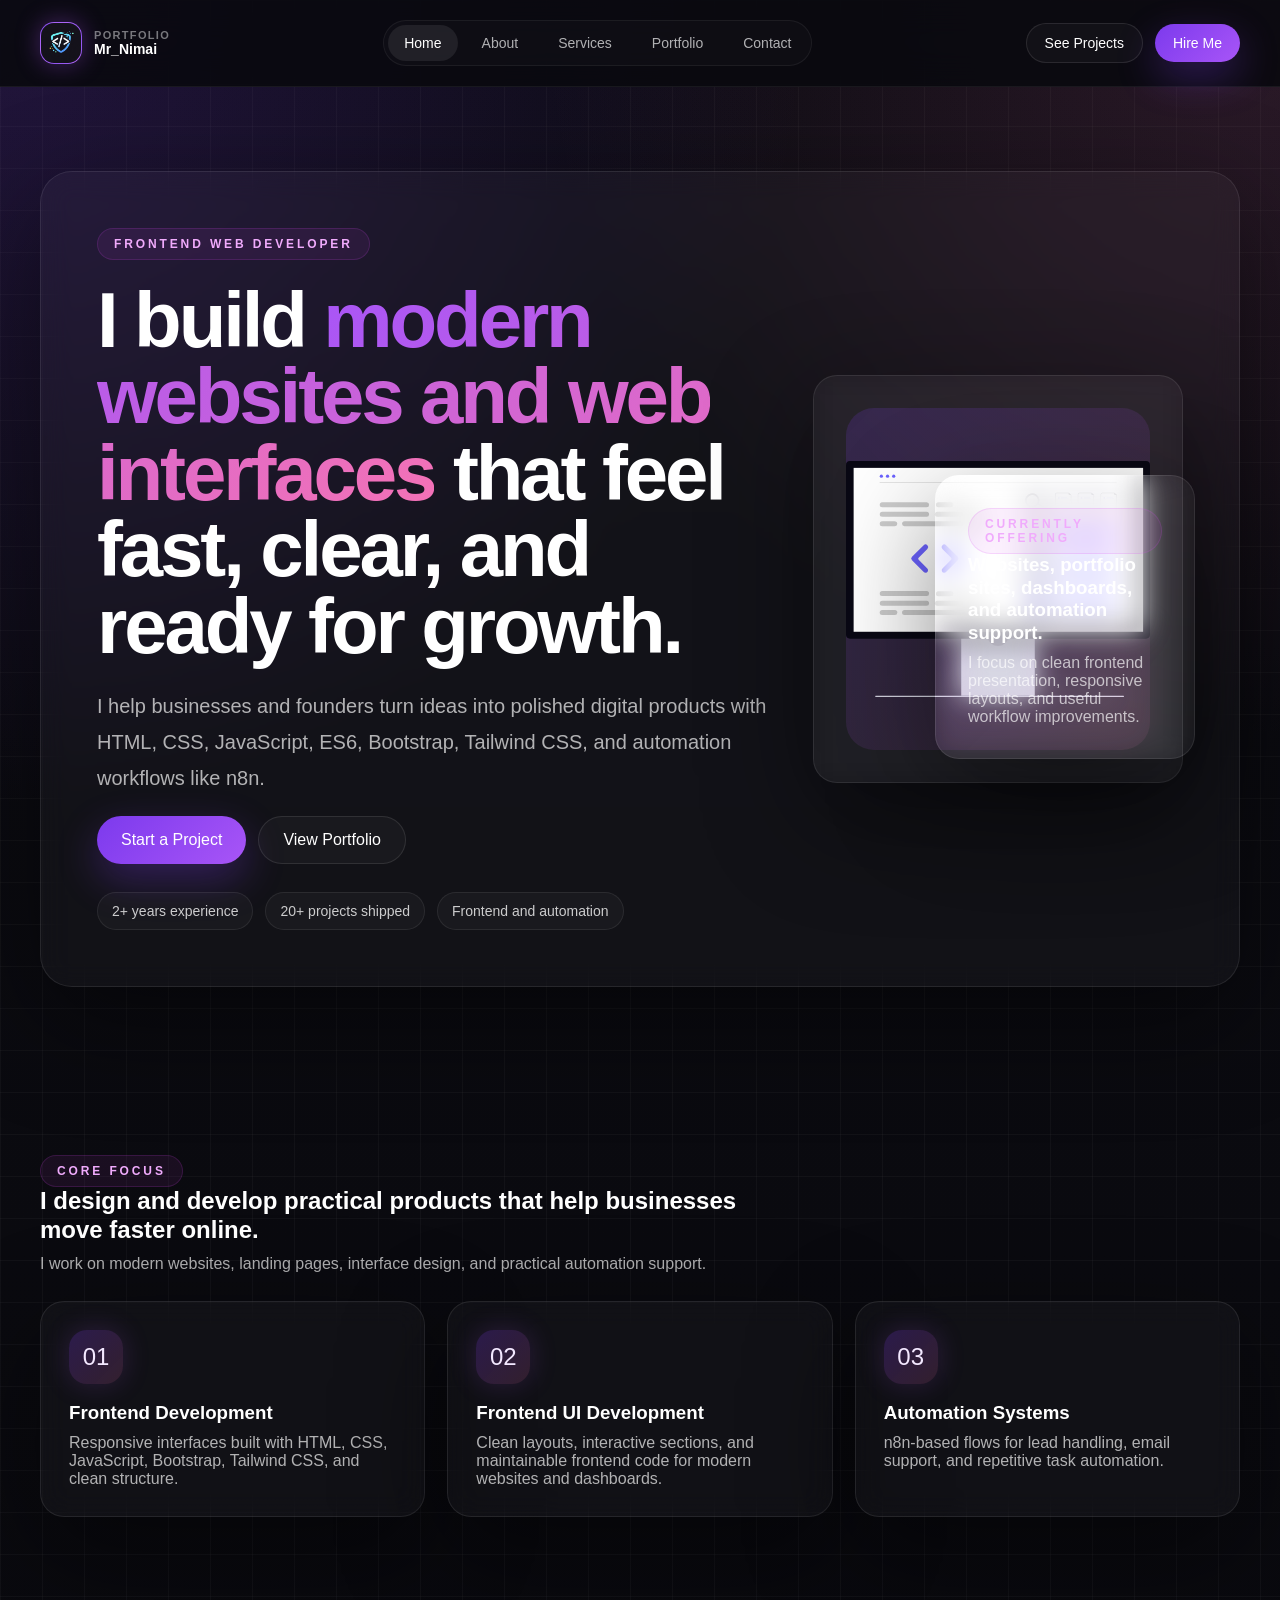
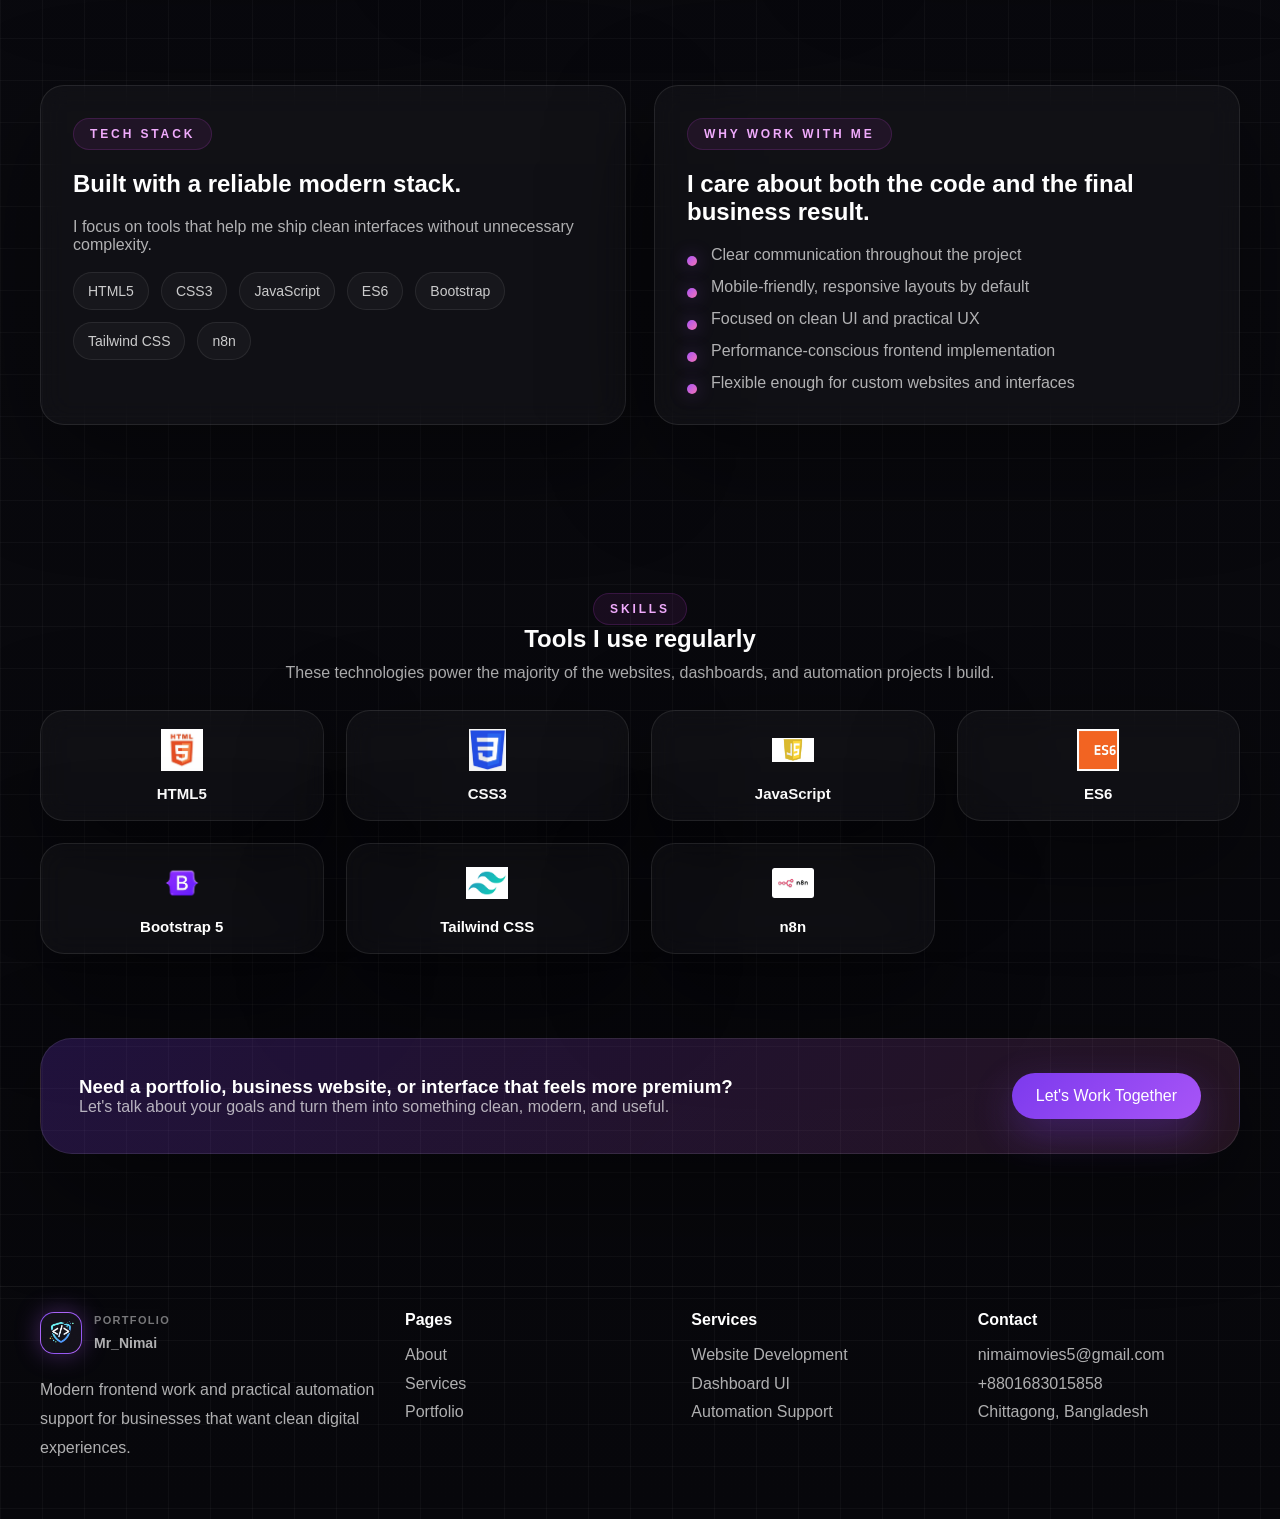
<file: index.html>
<!DOCTYPE html>
<html lang="en">
<head>
    <meta charset="UTF-8">
    <meta name="viewport" content="width=device-width, initial-scale=1.0">
    <title>Nimai Dev | Frontend Web Developer</title>
    <link rel="stylesheet" href="style.css">
</head>
<body>
    <header class="site-header" id="siteHeader">
        <div class="container bar">
            <a href="index.html" class="brand">
                <span class="brand-mark"><img src="My Logo.png" alt="Nimai Dev logo"></span>
                <span class="brand-copy">
                    <small>Portfolio</small>
                    Mr_Nimai
                </span>
            </a>
            <nav class="nav" aria-label="Primary navigation">
                <a href="index.html" class="nav-link active">Home</a>
                <a href="about.html" class="nav-link">About</a>
                <a href="service.html" class="nav-link">Services</a>
                <a href="Portfolio.html" class="nav-link">Portfolio</a>
                <a href="contact.html" class="nav-link">Contact</a>
            </nav>
            <div class="header-actions">
                <a href="Portfolio.html" class="button secondary small">See Projects</a>
                <a href="contact.html" class="button primary small">Hire Me</a>
            </div>
            <button class="mobile-menu-btn" id="mobileMenuBtn" type="button" aria-expanded="false" aria-controls="mobileNavPanel" aria-label="Open navigation">
                <span></span>
                <span></span>
                <span></span>
            </button>
        </div>
        <div class="mobile-nav-panel" id="mobileNavPanel">
            <div class="container mobile-nav-inner">
                <nav class="mobile-nav-links" aria-label="Mobile navigation">
                    <a href="index.html" class="mobile-nav-link active">Home</a>
                    <a href="about.html" class="mobile-nav-link">About</a>
                    <a href="service.html" class="mobile-nav-link">Services</a>
                    <a href="Portfolio.html" class="mobile-nav-link">Portfolio</a>
                    <a href="contact.html" class="mobile-nav-link">Contact</a>
                </nav>
                <div class="mobile-nav-actions">
                    <a href="Portfolio.html" class="button secondary">See Projects</a>
                    <a href="contact.html" class="button primary">Hire Me</a>
                </div>
            </div>
        </div>
    </header>

    <main>
        <section class="section">
            <div class="container">
                <div class="hero-card reveal">
                    <div class="hero-grid">
                        <div>
                            <div class="eyebrow">Frontend Web Developer</div>
                            <h1 class="hero-title">I build <span class="gradient-text">modern websites and web interfaces</span> that feel fast, clear, and ready for growth.</h1>
                            <p class="lead">I help businesses and founders turn ideas into polished digital products with HTML, CSS, JavaScript, ES6, Bootstrap, Tailwind CSS, and automation workflows like n8n.</p>
                            <div class="hero-actions">
                                <a href="contact.html" class="button primary">Start a Project</a>
                                <a href="Portfolio.html" class="button secondary">View Portfolio</a>
                            </div>
                            <div class="mini-stats">
                                <span>2+ years experience</span>
                                <span>20+ projects shipped</span>
                                <span>Frontend and automation</span>
                            </div>
                        </div>
                        <div class="hero-visual">
                            <div class="portrait-shell card">
                                <div class="portrait-frame">
                                    <img src="ok.svg" alt="Illustration of Nimai Dev working">
                                </div>
                            </div>
                            <div class="floating-card card">
                                <div class="eyebrow">Currently Offering</div>
                                <h3>Websites, portfolio sites, dashboards, and automation support.</h3>
                                <p class="spacer-top">I focus on clean frontend presentation, responsive layouts, and useful workflow improvements.</p>
                            </div>
                        </div>
                    </div>
                </div>
            </div>
        </section>

        <section class="section">
            <div class="container">
                <div class="section-heading reveal">
                    <div class="eyebrow">Core Focus</div>
                    <h2>I design and develop practical products that help businesses move faster online.</h2>
                    <p>I work on modern websites, landing pages, interface design, and practical automation support.</p>
                </div>
                <div class="services-grid">
                    <article class="feature-card reveal">
                        <div class="icon-badge">01</div>
                        <h3>Frontend Development</h3>
                        <p>Responsive interfaces built with HTML, CSS, JavaScript, Bootstrap, Tailwind CSS, and clean structure.</p>
                    </article>
                    <article class="feature-card reveal">
                        <div class="icon-badge">02</div>
                        <h3>Frontend UI Development</h3>
                        <p>Clean layouts, interactive sections, and maintainable frontend code for modern websites and dashboards.</p>
                    </article>
                    <article class="feature-card reveal">
                        <div class="icon-badge">03</div>
                        <h3>Automation Systems</h3>
                        <p>n8n-based flows for lead handling, email support, and repetitive task automation.</p>
                    </article>
                </div>
            </div>
        </section>

        <section class="section">
            <div class="container">
                <div class="about-grid">
                    <article class="card reveal">
                        <div class="eyebrow">Tech Stack</div>
                        <h2>Built with a reliable modern stack.</h2>
                        <p class="section-copy">I focus on tools that help me ship clean interfaces without unnecessary complexity.</p>
                        <div class="stack-list spacer-top">
                            <span>HTML5</span>
                            <span>CSS3</span>
                            <span>JavaScript</span>
                            <span>ES6</span>
                            <span>Bootstrap</span>
                            <span>Tailwind CSS</span>
                            <span>n8n</span>
                        </div>
                    </article>
                    <article class="card reveal">
                        <div class="eyebrow">Why Work With Me</div>
                        <h2>I care about both the code and the final business result.</h2>
                        <ul class="list-check">
                            <li>Clear communication throughout the project</li>
                            <li>Mobile-friendly, responsive layouts by default</li>
                            <li>Focused on clean UI and practical UX</li>
                            <li>Performance-conscious frontend implementation</li>
                            <li>Flexible enough for custom websites and interfaces</li>
                        </ul>
                    </article>
                </div>
            </div>
        </section>

        <section class="section">
            <div class="container">
                <div class="section-heading center reveal">
                    <div class="eyebrow">Skills</div>
                    <h2>Tools I use regularly</h2>
                    <p>These technologies power the majority of the websites, dashboards, and automation projects I build.</p>
                </div>
                <div class="skills-grid">
                    <div class="skill-badge reveal"><img src="HTML5 Logo.webp" alt="HTML5"><h3>HTML5</h3></div>
                    <div class="skill-badge reveal"><img src="CSS3 Logo.webp" alt="CSS3"><h3>CSS3</h3></div>
                    <div class="skill-badge reveal"><img src="JS Logo.webp" alt="JavaScript"><h3>JavaScript</h3></div>
                    <div class="skill-badge reveal"><img src="ES6 Logo.webp" alt="ES6"><h3>ES6</h3></div>
                    <div class="skill-badge reveal"><img src="Bootstrap Logo.webp" alt="Bootstrap"><h3>Bootstrap 5</h3></div>
                    <div class="skill-badge reveal"><img src="Tailwind CSS Logo.webp" alt="Tailwind CSS"><h3>Tailwind CSS</h3></div>
                    <div class="skill-badge reveal"><img src="N8N Logo.webp" alt="n8n"><h3>n8n</h3></div>
                </div>
            </div>
        </section>

        <section class="section cta-strip">
            <div class="container">
                <div class="cta-inner reveal">
                    <div>
                        <h3>Need a portfolio, business website, or interface that feels more premium?</h3>
                        <p class="spacer-top">Let's talk about your goals and turn them into something clean, modern, and useful.</p>
                    </div>
                    <a href="contact.html" class="button primary">Let's Work Together</a>
                </div>
            </div>
        </section>
    </main>

    <footer class="site-footer">
        <div class="container footer-grid">
            <div>
                <a href="index.html" class="brand">
                    <span class="brand-mark"><img src="My Logo.png" alt="Nimai Dev logo"></span>
                    <span class="brand-copy"><small>Portfolio</small>Mr_Nimai</span>
                </a>
                <p class="spacer-top footer-copy">Modern frontend work and practical automation support for businesses that want clean digital experiences.</p>
            </div>
            <div>
                <h4>Pages</h4>
                <a href="about.html">About</a><br>
                <a href="service.html">Services</a><br>
                <a href="Portfolio.html">Portfolio</a>
            </div>
            <div>
                <h4>Services</h4>
                <span>Website Development</span><br>
                <span>Dashboard UI</span><br>
                <span>Automation Support</span>
            </div>
            <div>
                <h4>Contact</h4>
                <a href="mailto:nimaimovies5@gmail.com">nimaimovies5@gmail.com</a><br>
                <a href="tel:+8801683015858">+8801683015858</a><br>
                <span>Chittagong, Bangladesh</span>
            </div>
        </div>
    </footer>

    <script src="script.js"></script>
</body>
</html>
</file>
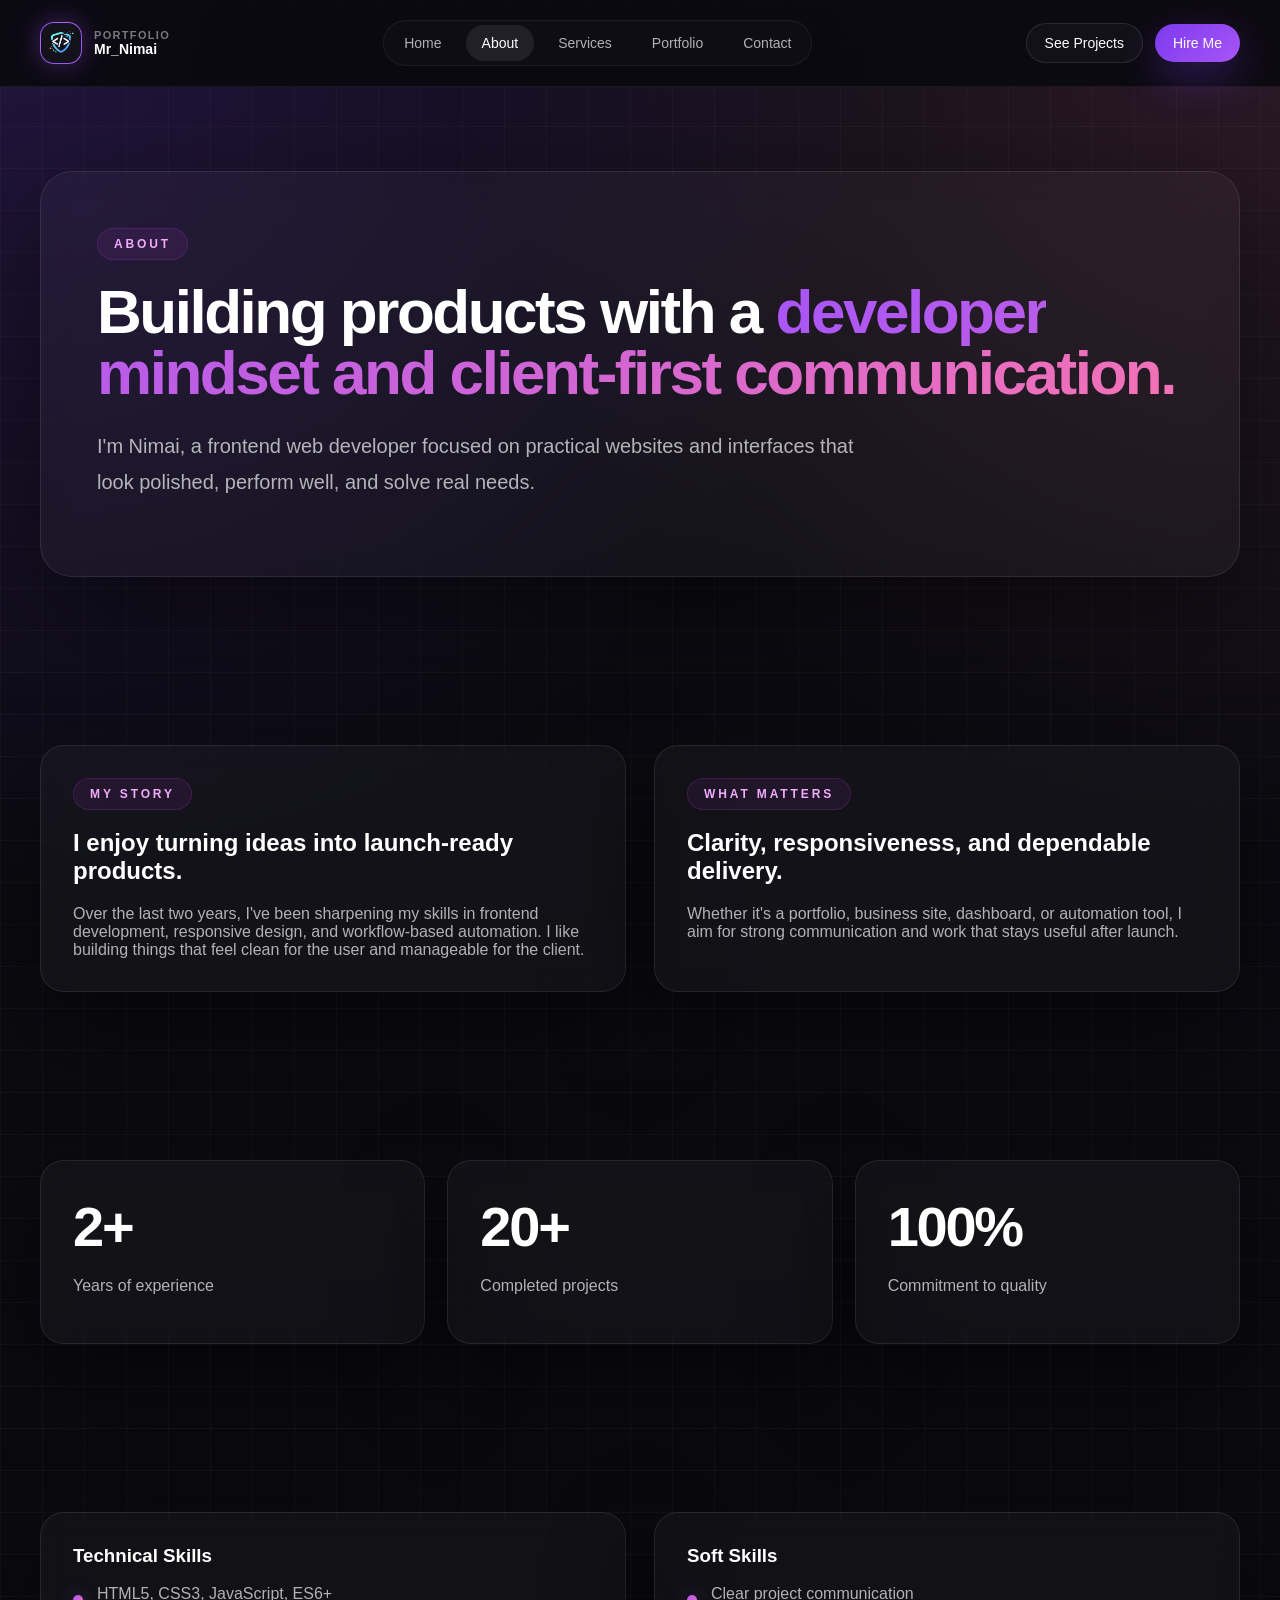
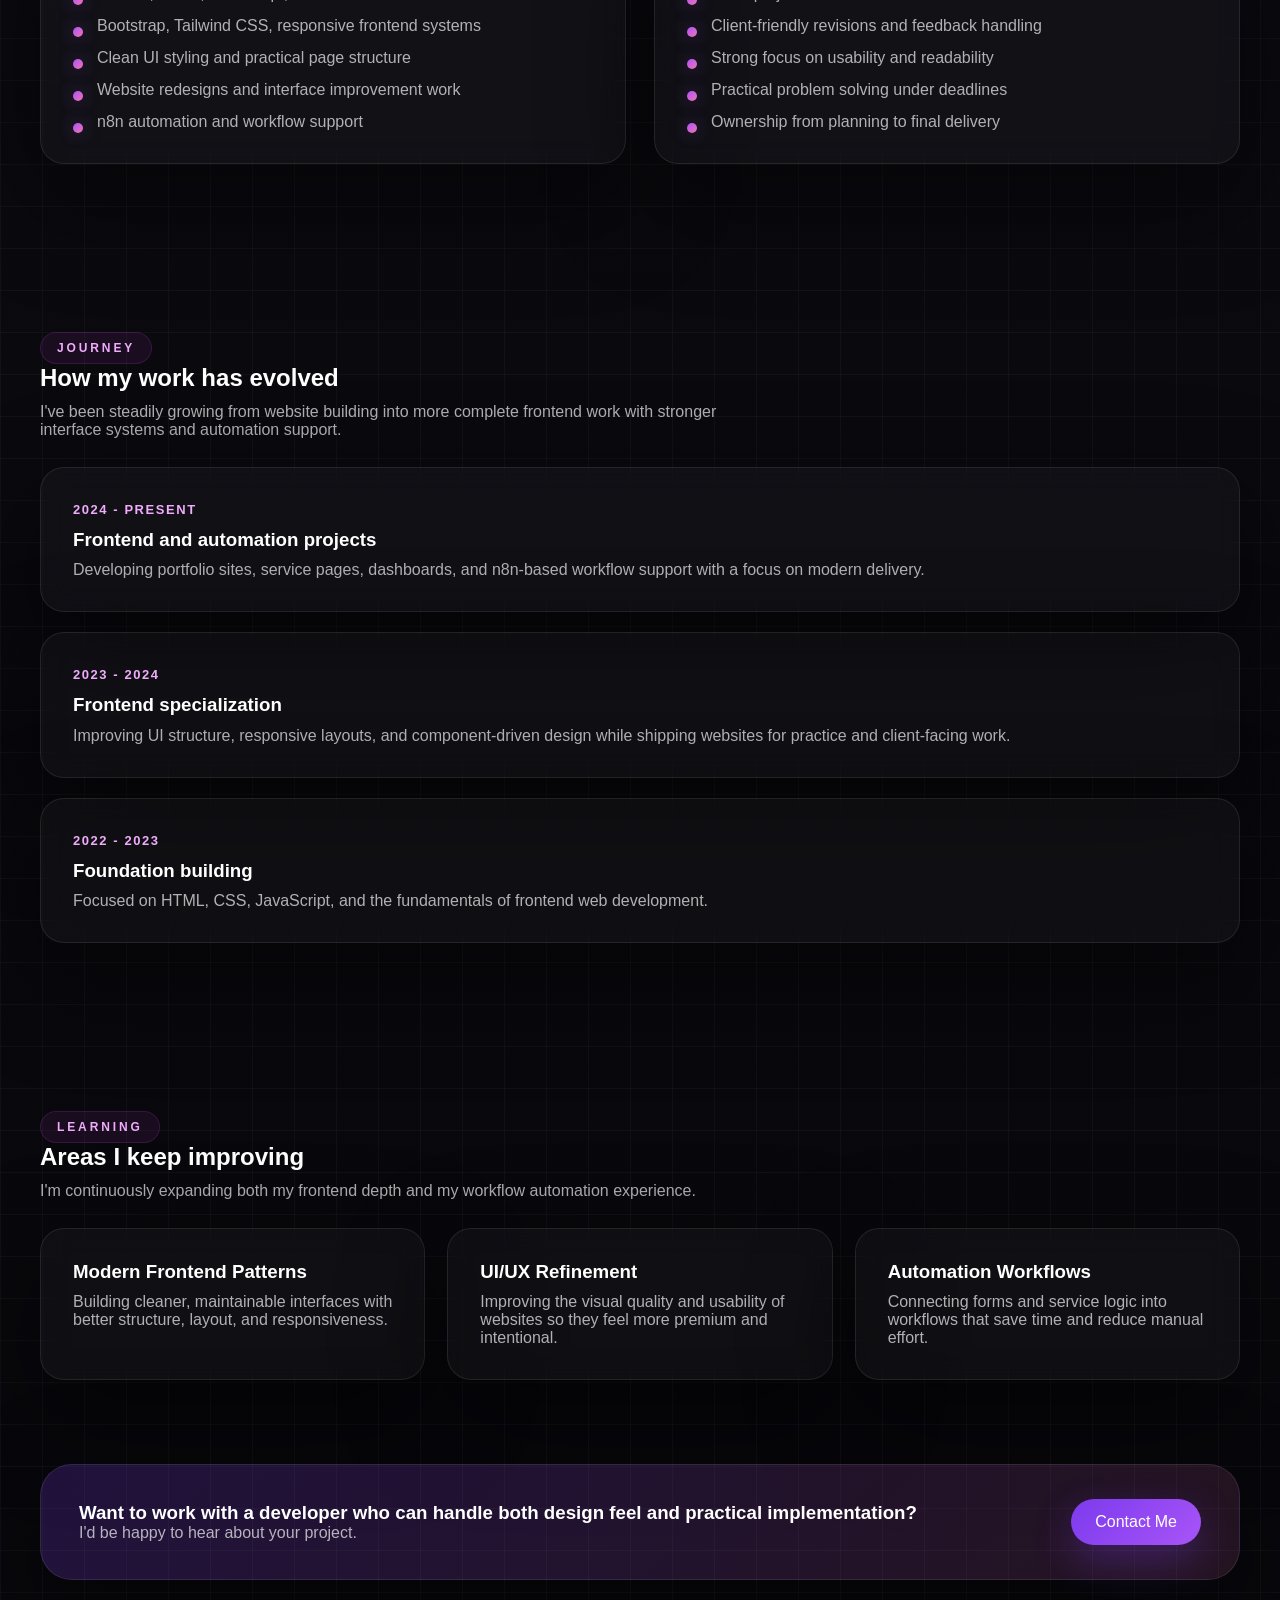
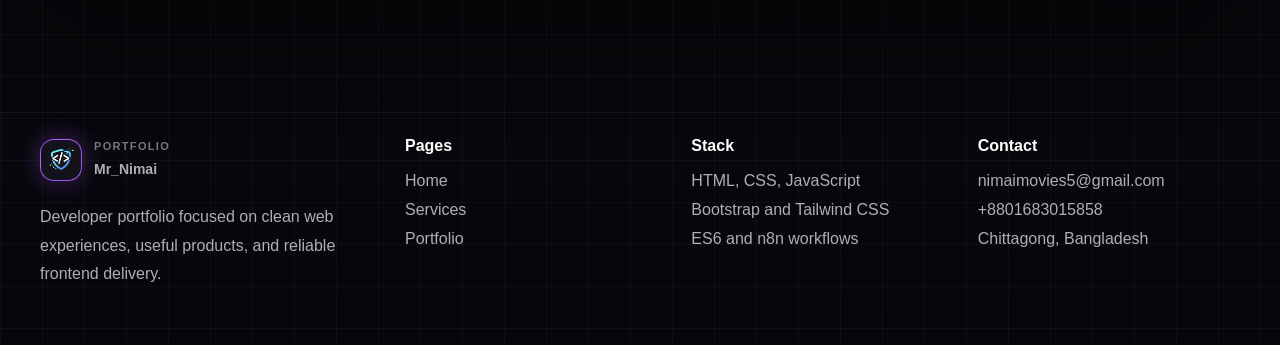
<file: about.html>
<!DOCTYPE html>
<html lang="en">
<head>
    <meta charset="UTF-8">
    <meta name="viewport" content="width=device-width, initial-scale=1.0">
    <title>About | Nimai Dev</title>
    <link rel="stylesheet" href="style.css">
</head>
<body>
    <header class="site-header" id="siteHeader">
        <div class="container bar">
            <a href="index.html" class="brand">
                <span class="brand-mark"><img src="My Logo.png" alt="Nimai Dev logo"></span>
                <span class="brand-copy"><small>Portfolio</small>Mr_Nimai</span>
            </a>
            <nav class="nav" aria-label="Primary navigation">
                <a href="index.html" class="nav-link">Home</a>
                <a href="about.html" class="nav-link active">About</a>
                <a href="service.html" class="nav-link">Services</a>
                <a href="Portfolio.html" class="nav-link">Portfolio</a>
                <a href="contact.html" class="nav-link">Contact</a>
            </nav>
            <div class="header-actions">
                <a href="Portfolio.html" class="button secondary small">See Projects</a>
                <a href="contact.html" class="button primary small">Hire Me</a>
            </div>
            <button class="mobile-menu-btn" id="mobileMenuBtn" type="button" aria-expanded="false" aria-controls="mobileNavPanel" aria-label="Open navigation">
                <span></span><span></span><span></span>
            </button>
        </div>
        <div class="mobile-nav-panel" id="mobileNavPanel">
            <div class="container mobile-nav-inner">
                <nav class="mobile-nav-links" aria-label="Mobile navigation">
                    <a href="index.html" class="mobile-nav-link">Home</a>
                    <a href="about.html" class="mobile-nav-link active">About</a>
                    <a href="service.html" class="mobile-nav-link">Services</a>
                    <a href="Portfolio.html" class="mobile-nav-link">Portfolio</a>
                    <a href="contact.html" class="mobile-nav-link">Contact</a>
                </nav>
                <div class="mobile-nav-actions">
                    <a href="Portfolio.html" class="button secondary">See Projects</a>
                    <a href="contact.html" class="button primary">Hire Me</a>
                </div>
            </div>
        </div>
    </header>

    <main>
        <section class="section">
            <div class="container">
                <div class="page-shell reveal">
                    <div class="eyebrow">About</div>
                    <h1 class="page-title">Building products with a <span class="gradient-text">developer mindset and client-first communication.</span></h1>
                    <p class="lead">I'm Nimai, a frontend web developer focused on practical websites and interfaces that look polished, perform well, and solve real needs.</p>
                </div>
            </div>
        </section>

        <section class="section">
            <div class="container about-grid">
                <article class="card reveal">
                    <div class="eyebrow">My Story</div>
                    <h2>I enjoy turning ideas into launch-ready products.</h2>
                    <p class="section-copy">Over the last two years, I've been sharpening my skills in frontend development, responsive design, and workflow-based automation. I like building things that feel clean for the user and manageable for the client.</p>
                </article>
                <article class="card reveal">
                    <div class="eyebrow">What Matters</div>
                    <h2>Clarity, responsiveness, and dependable delivery.</h2>
                    <p class="section-copy">Whether it's a portfolio, business site, dashboard, or automation tool, I aim for strong communication and work that stays useful after launch.</p>
                </article>
            </div>
        </section>

        <section class="section">
            <div class="container stats-grid">
                <div class="stat-card reveal">
                    <h3>2+</h3>
                    <p>Years of experience</p>
                </div>
                <div class="stat-card reveal">
                    <h3>20+</h3>
                    <p>Completed projects</p>
                </div>
                <div class="stat-card reveal">
                    <h3>100%</h3>
                    <p>Commitment to quality</p>
                </div>
            </div>
        </section>

        <section class="section">
            <div class="container split-grid">
                <article class="card reveal">
                    <h3>Technical Skills</h3>
                    <ul class="list-check">
                        <li>HTML5, CSS3, JavaScript, ES6+</li>
                        <li>Bootstrap, Tailwind CSS, responsive frontend systems</li>
                        <li>Clean UI styling and practical page structure</li>
                        <li>Website redesigns and interface improvement work</li>
                        <li>n8n automation and workflow support</li>
                    </ul>
                </article>
                <article class="card reveal">
                    <h3>Soft Skills</h3>
                    <ul class="list-check">
                        <li>Clear project communication</li>
                        <li>Client-friendly revisions and feedback handling</li>
                        <li>Strong focus on usability and readability</li>
                        <li>Practical problem solving under deadlines</li>
                        <li>Ownership from planning to final delivery</li>
                    </ul>
                </article>
            </div>
        </section>

        <section class="section">
            <div class="container">
                <div class="section-heading reveal">
                    <div class="eyebrow">Journey</div>
                    <h2>How my work has evolved</h2>
                    <p>I've been steadily growing from website building into more complete frontend work with stronger interface systems and automation support.</p>
                </div>
                <div class="timeline">
                    <article class="timeline-item reveal">
                        <span class="timeline-meta">2024 - Present</span>
                        <h3>Frontend and automation projects</h3>
                        <p>Developing portfolio sites, service pages, dashboards, and n8n-based workflow support with a focus on modern delivery.</p>
                    </article>
                    <article class="timeline-item reveal">
                        <span class="timeline-meta">2023 - 2024</span>
                        <h3>Frontend specialization</h3>
                        <p>Improving UI structure, responsive layouts, and component-driven design while shipping websites for practice and client-facing work.</p>
                    </article>
                    <article class="timeline-item reveal">
                        <span class="timeline-meta">2022 - 2023</span>
                        <h3>Foundation building</h3>
                        <p>Focused on HTML, CSS, JavaScript, and the fundamentals of frontend web development.</p>
                    </article>
                </div>
            </div>
        </section>

        <section class="section">
            <div class="container">
                <div class="section-heading reveal">
                    <div class="eyebrow">Learning</div>
                    <h2>Areas I keep improving</h2>
                    <p>I'm continuously expanding both my frontend depth and my workflow automation experience.</p>
                </div>
                <div class="card-grid">
                    <article class="card reveal"><h3>Modern Frontend Patterns</h3><p>Building cleaner, maintainable interfaces with better structure, layout, and responsiveness.</p></article>
                    <article class="card reveal"><h3>UI/UX Refinement</h3><p>Improving the visual quality and usability of websites so they feel more premium and intentional.</p></article>
                    <article class="card reveal"><h3>Automation Workflows</h3><p>Connecting forms and service logic into workflows that save time and reduce manual effort.</p></article>
                </div>
            </div>
        </section>

        <section class="section cta-strip">
            <div class="container">
                <div class="cta-inner reveal">
                    <div>
                        <h3>Want to work with a developer who can handle both design feel and practical implementation?</h3>
                        <p class="spacer-top">I'd be happy to hear about your project.</p>
                    </div>
                    <a href="contact.html" class="button primary">Contact Me</a>
                </div>
            </div>
        </section>
    </main>

    <footer class="site-footer">
        <div class="container footer-grid">
            <div>
                <a href="index.html" class="brand">
                    <span class="brand-mark"><img src="My Logo.png" alt="Nimai Dev logo"></span>
                    <span class="brand-copy"><small>Portfolio</small>Mr_Nimai</span>
                </a>
                <p class="spacer-top footer-copy">Developer portfolio focused on clean web experiences, useful products, and reliable frontend delivery.</p>
            </div>
            <div>
                <h4>Pages</h4>
                <a href="index.html">Home</a><br>
                <a href="service.html">Services</a><br>
                <a href="Portfolio.html">Portfolio</a>
            </div>
            <div>
                <h4>Stack</h4>
                <span>HTML, CSS, JavaScript</span><br>
                <span>Bootstrap and Tailwind CSS</span><br>
                <span>ES6 and n8n workflows</span>
            </div>
            <div>
                <h4>Contact</h4>
                <a href="mailto:nimaimovies5@gmail.com">nimaimovies5@gmail.com</a><br>
                <a href="tel:+8801683015858">+8801683015858</a><br>
                <span>Chittagong, Bangladesh</span>
            </div>
        </div>
    </footer>

    <script src="script.js"></script>
</body>
</html>
</file>
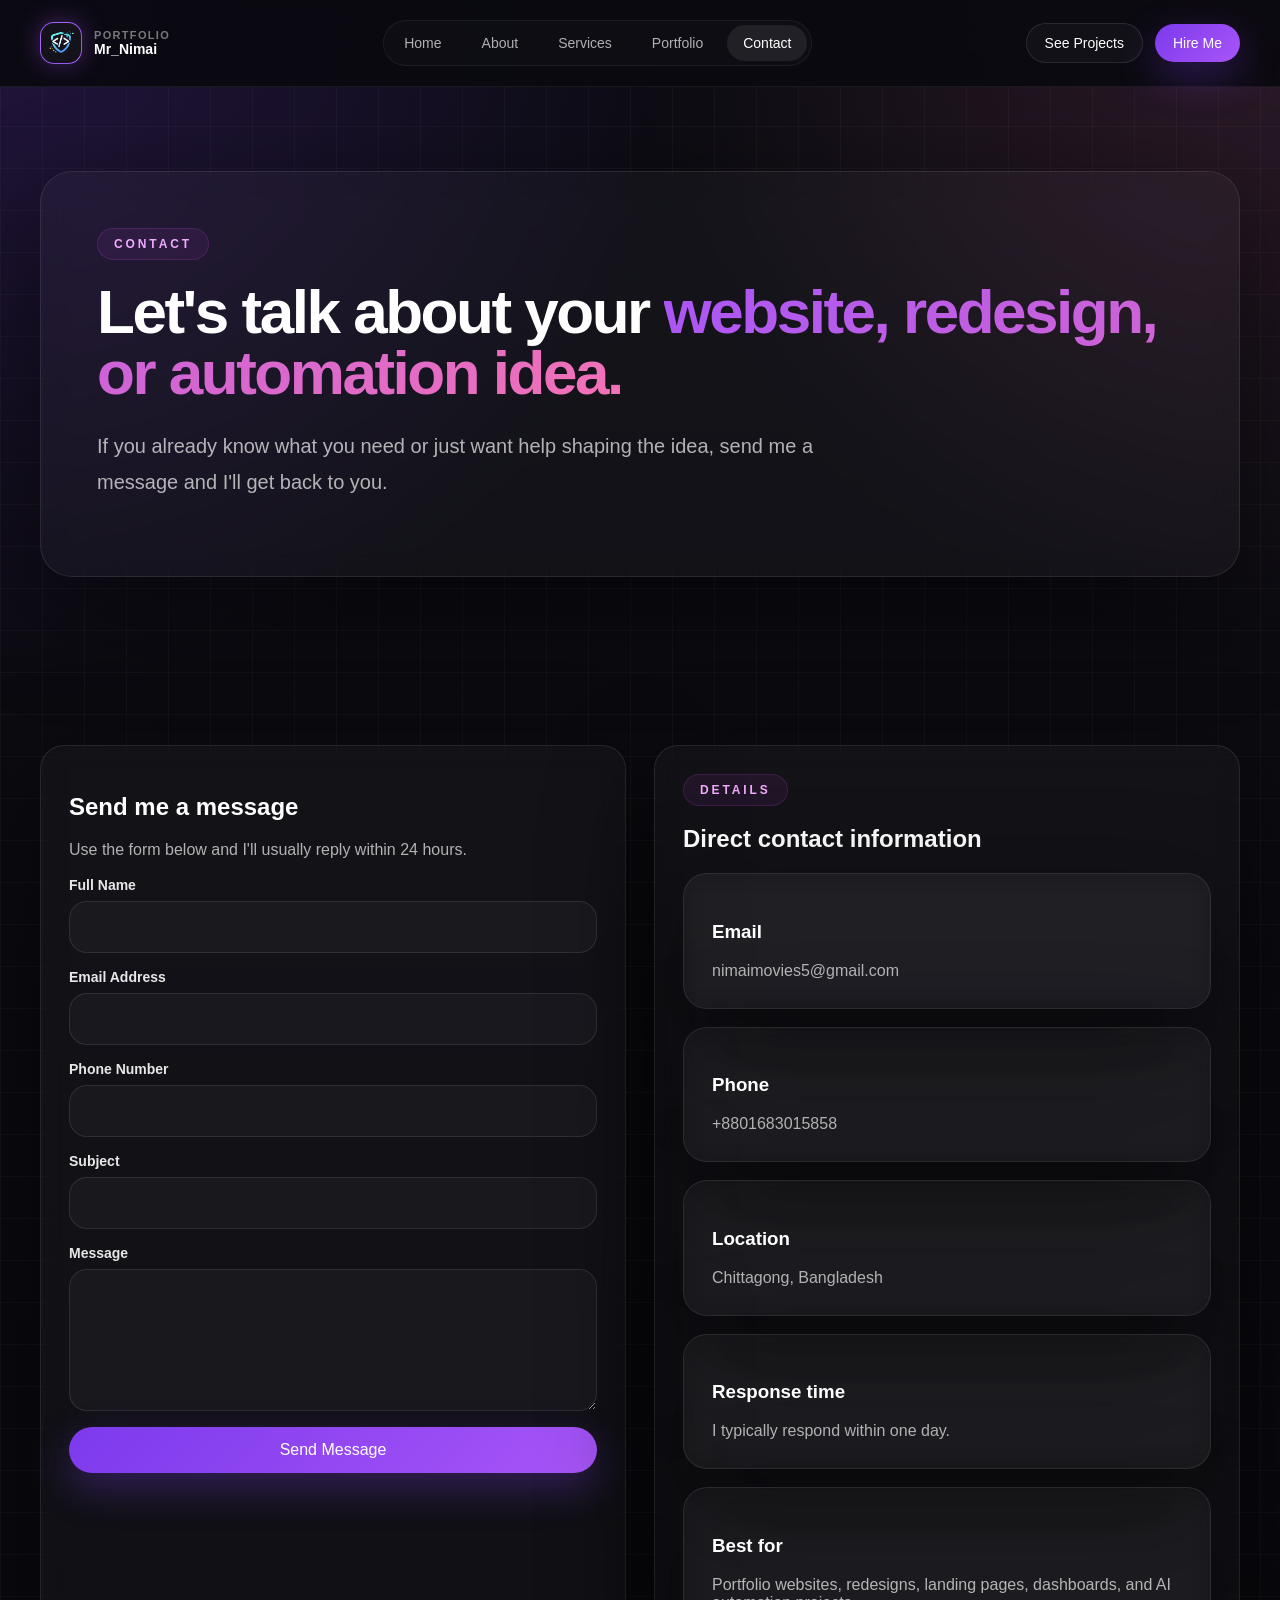
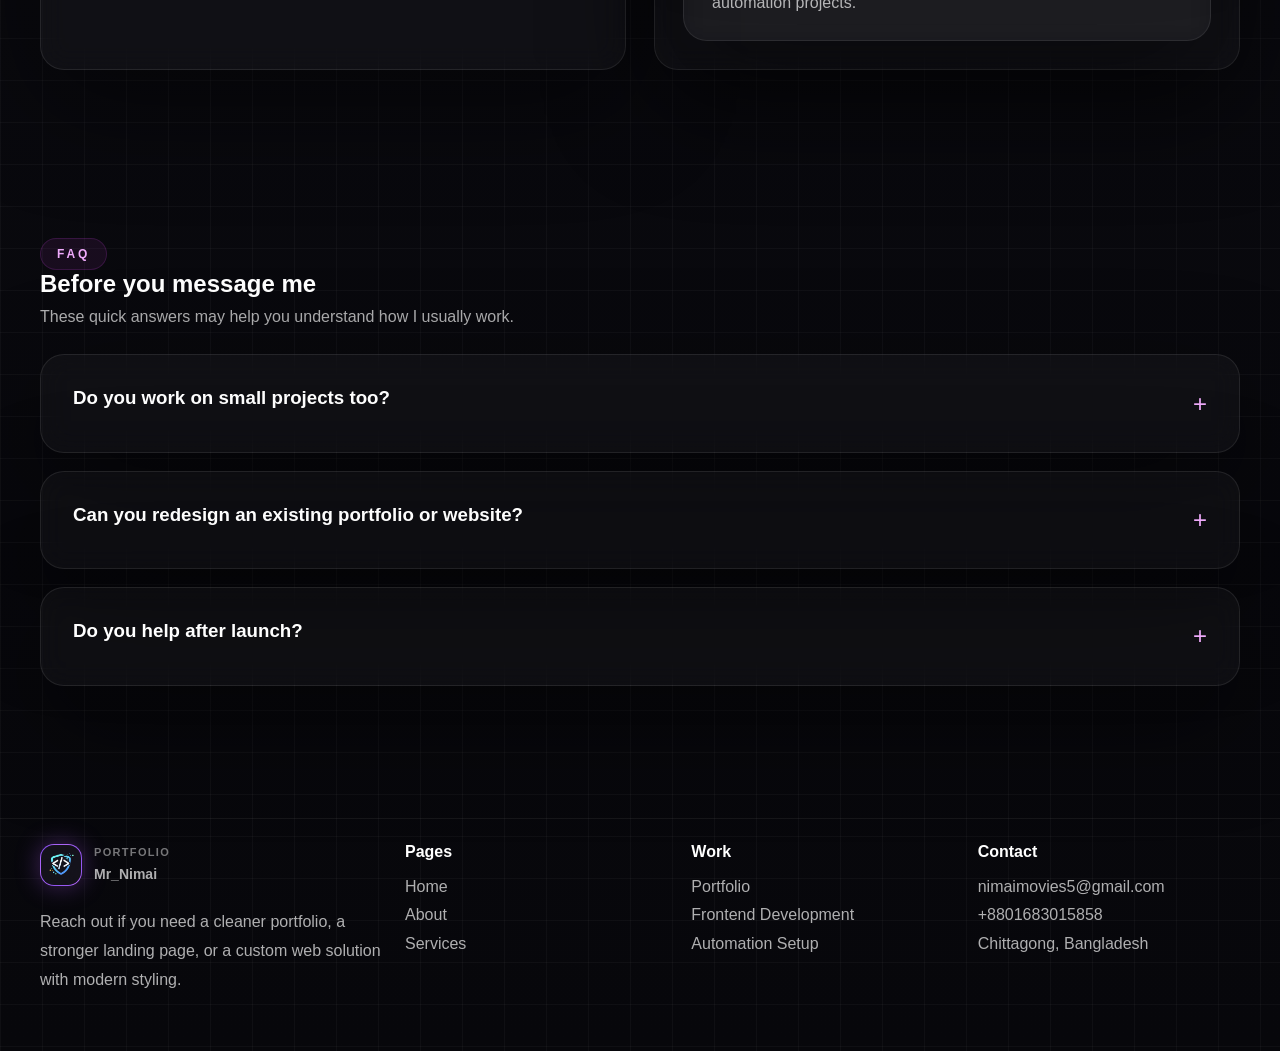
<file: contact.html>
<!DOCTYPE html>
<html lang="en">
<head>
    <meta charset="UTF-8">
    <meta name="viewport" content="width=device-width, initial-scale=1.0">
    <title>Contact | Nimai Dev</title>
    <link rel="stylesheet" href="style.css">
</head>
<body>
    <header class="site-header" id="siteHeader">
        <div class="container bar">
            <a href="index.html" class="brand">
                <span class="brand-mark"><img src="My Logo.png" alt="Nimai Dev logo"></span>
                <span class="brand-copy"><small>Portfolio</small>Mr_Nimai</span>
            </a>
            <nav class="nav" aria-label="Primary navigation">
                <a href="index.html" class="nav-link">Home</a>
                <a href="about.html" class="nav-link">About</a>
                <a href="service.html" class="nav-link">Services</a>
                <a href="Portfolio.html" class="nav-link">Portfolio</a>
                <a href="contact.html" class="nav-link active">Contact</a>
            </nav>
            <div class="header-actions">
                <a href="Portfolio.html" class="button secondary small">See Projects</a>
                <a href="contact.html" class="button primary small">Hire Me</a>
            </div>
            <button class="mobile-menu-btn" id="mobileMenuBtn" type="button" aria-expanded="false" aria-controls="mobileNavPanel" aria-label="Open navigation">
                <span></span><span></span><span></span>
            </button>
        </div>
        <div class="mobile-nav-panel" id="mobileNavPanel">
            <div class="container mobile-nav-inner">
                <nav class="mobile-nav-links" aria-label="Mobile navigation">
                    <a href="index.html" class="mobile-nav-link">Home</a>
                    <a href="about.html" class="mobile-nav-link">About</a>
                    <a href="service.html" class="mobile-nav-link">Services</a>
                    <a href="Portfolio.html" class="mobile-nav-link">Portfolio</a>
                    <a href="contact.html" class="mobile-nav-link active">Contact</a>
                </nav>
                <div class="mobile-nav-actions">
                    <a href="Portfolio.html" class="button secondary">See Projects</a>
                    <a href="contact.html" class="button primary">Hire Me</a>
                </div>
            </div>
        </div>
    </header>

    <main>
        <section class="section">
            <div class="container">
                <div class="page-shell reveal">
                    <div class="eyebrow">Contact</div>
                    <h1 class="page-title">Let's talk about your <span class="gradient-text">website, redesign, or automation idea.</span></h1>
                    <p class="lead">If you already know what you need or just want help shaping the idea, send me a message and I'll get back to you.</p>
                </div>
            </div>
        </section>

        <section class="section">
            <div class="container contact-grid">
                <article class="contact-card reveal">
                    <h2>Send me a message</h2>
                    <p class="section-copy spacer-top">Use the form below and I'll usually reply within 24 hours.</p>
                    <form id="contactForm" class="contact-form spacer-top" action="https://formspree.io/f/xykpavkz" method="POST">
                        <div class="form-group">
                            <label for="name">Full Name</label>
                            <input type="text" id="name" name="name" required>
                        </div>
                        <div class="form-group">
                            <label for="email">Email Address</label>
                            <input type="email" id="email" name="email" required>
                        </div>
                        <div class="form-group">
                            <label for="phone">Phone Number</label>
                            <input type="tel" id="phone" name="phone">
                        </div>
                        <div class="form-group">
                            <label for="subject">Subject</label>
                            <input type="text" id="subject" name="subject" required>
                        </div>
                        <div class="form-group">
                            <label for="message">Message</label>
                            <textarea id="message" name="message" rows="6" required></textarea>
                        </div>
                        <button type="submit" class="button primary">Send Message</button>
                    </form>
                </article>
                <article class="contact-card reveal">
                    <div class="eyebrow">Details</div>
                    <h2>Direct contact information</h2>
                    <div class="info-item spacer-top">
                        <h3>Email</h3>
                        <p><a href="mailto:nimaimovies5@gmail.com">nimaimovies5@gmail.com</a></p>
                    </div>
                    <div class="info-item spacer-top">
                        <h3>Phone</h3>
                        <p><a href="tel:+8801683015858">+8801683015858</a></p>
                    </div>
                    <div class="info-item spacer-top">
                        <h3>Location</h3>
                        <p>Chittagong, Bangladesh</p>
                    </div>
                    <div class="info-item spacer-top">
                        <h3>Response time</h3>
                        <p>I typically respond within one day.</p>
                    </div>
                    <div class="info-item spacer-top">
                        <h3>Best for</h3>
                        <p>Portfolio websites, redesigns, landing pages, dashboards, and AI automation projects.</p>
                    </div>
                </article>
            </div>
        </section>

        <section class="section">
            <div class="container">
                <div class="section-heading reveal">
                    <div class="eyebrow">FAQ</div>
                    <h2>Before you message me</h2>
                    <p>These quick answers may help you understand how I usually work.</p>
                </div>
                <div class="faq-item reveal">
                    <div class="faq-header" tabindex="0">
                        <h3>Do you work on small projects too?</h3>
                        <span class="faq-toggle">+</span>
                    </div>
                    <div class="faq-content">
                        <p>Yes. I can help with both full builds and smaller redesign or improvement tasks.</p>
                    </div>
                </div>
                <div class="faq-item reveal spacer-top">
                    <div class="faq-header" tabindex="0">
                        <h3>Can you redesign an existing portfolio or website?</h3>
                        <span class="faq-toggle">+</span>
                    </div>
                    <div class="faq-content">
                        <p>Yes. Redesigning existing sites is one of the easiest ways to improve trust and presentation quickly.</p>
                    </div>
                </div>
                <div class="faq-item reveal spacer-top">
                    <div class="faq-header" tabindex="0">
                        <h3>Do you help after launch?</h3>
                        <span class="faq-toggle">+</span>
                    </div>
                    <div class="faq-content">
                        <p>Yes. I can handle updates, fixes, and additional improvements after the initial delivery.</p>
                    </div>
                </div>
            </div>
        </section>
    </main>

    <footer class="site-footer">
        <div class="container footer-grid">
            <div>
                <a href="index.html" class="brand">
                    <span class="brand-mark"><img src="My Logo.png" alt="Nimai Dev logo"></span>
                    <span class="brand-copy"><small>Portfolio</small>Mr_Nimai</span>
                </a>
                <p class="spacer-top footer-copy">Reach out if you need a cleaner portfolio, a stronger landing page, or a custom web solution with modern styling.</p>
            </div>
            <div>
                <h4>Pages</h4>
                <a href="index.html">Home</a><br>
                <a href="about.html">About</a><br>
                <a href="service.html">Services</a>
            </div>
            <div>
                <h4>Work</h4>
                <a href="Portfolio.html">Portfolio</a><br>
                <span>Frontend Development</span><br>
                <span>Automation Setup</span>
            </div>
            <div>
                <h4>Contact</h4>
                <a href="mailto:nimaimovies5@gmail.com">nimaimovies5@gmail.com</a><br>
                <a href="tel:+8801683015858">+8801683015858</a><br>
                <span>Chittagong, Bangladesh</span>
            </div>
        </div>
    </footer>

    <script src="script.js"></script>
</body>
</html>
</file>
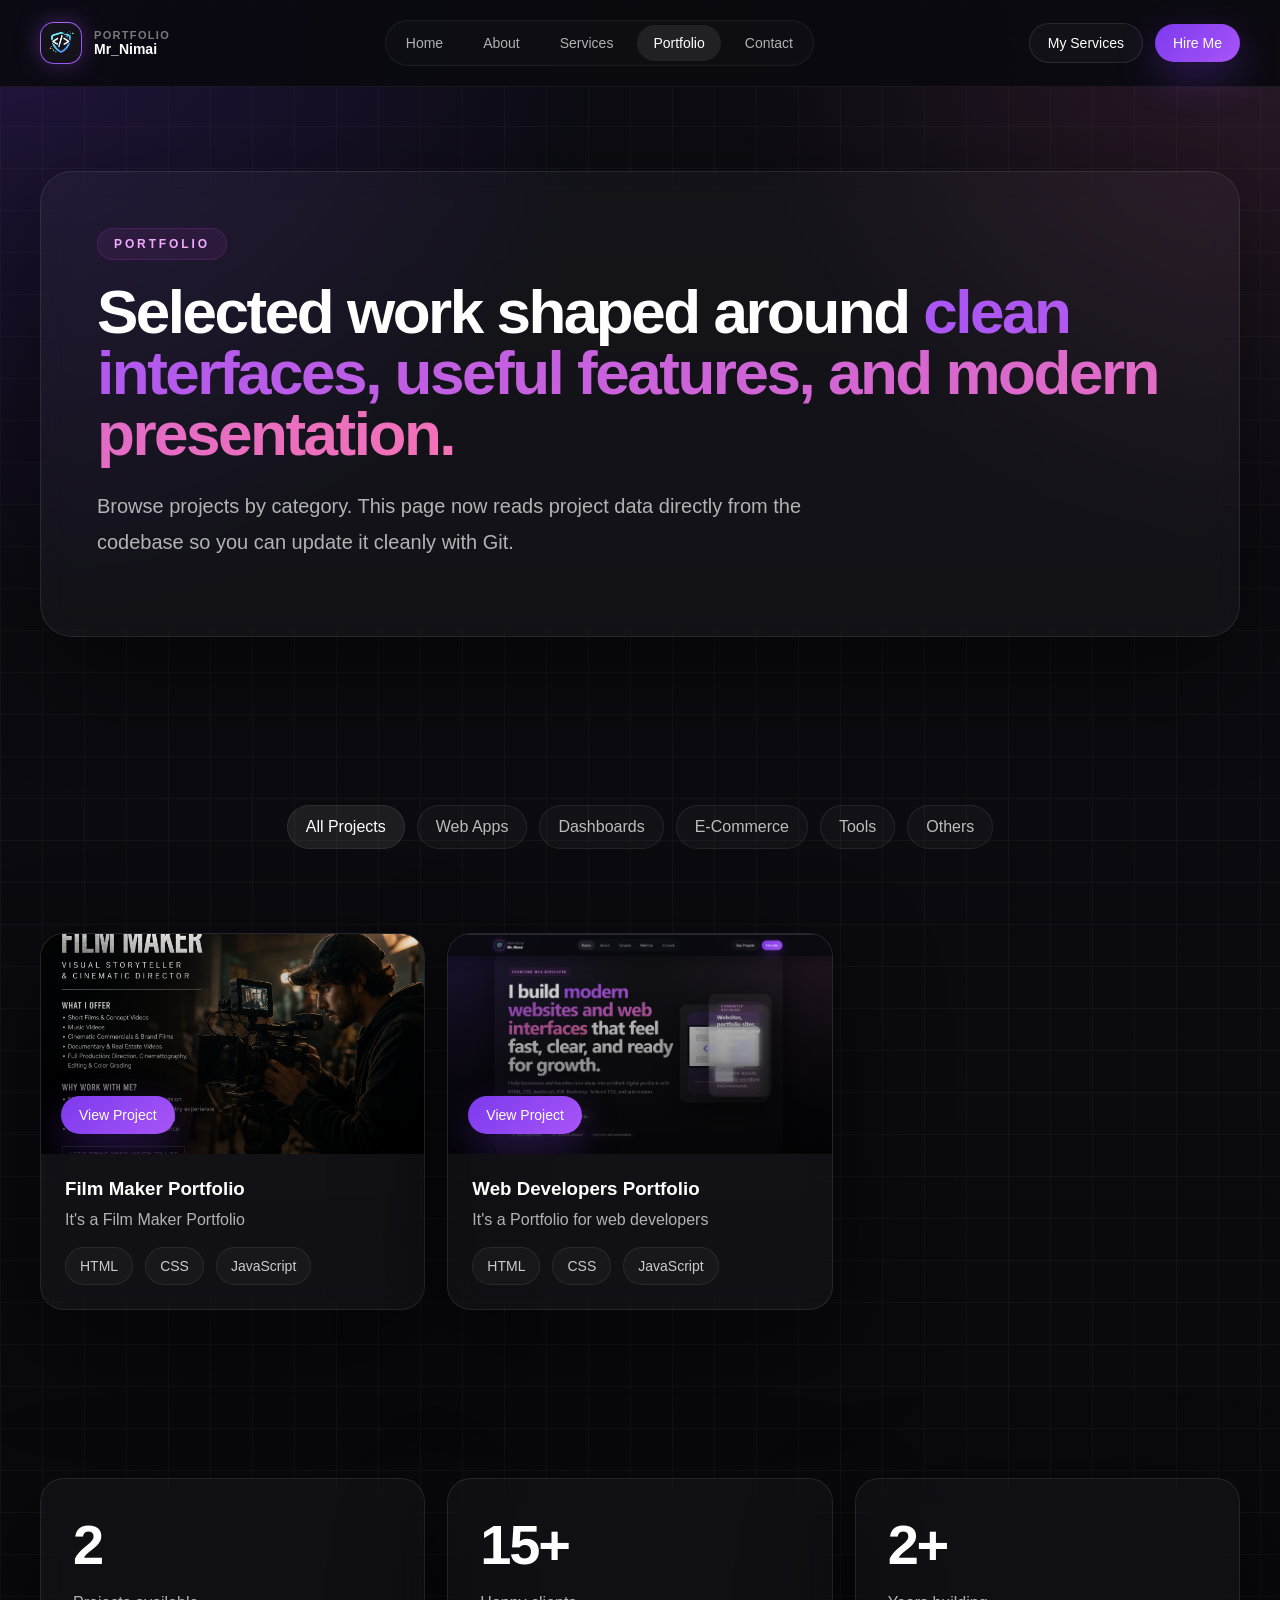
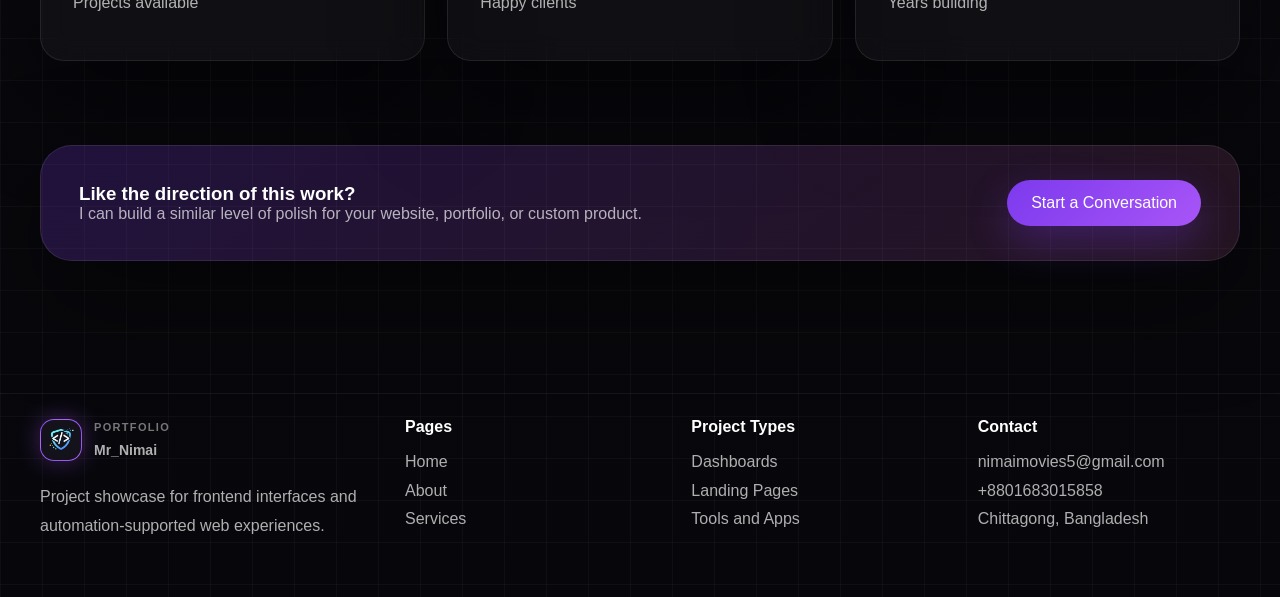
<file: Portfolio.html>
<!DOCTYPE html>
<html lang="en">
<head>
    <meta charset="UTF-8">
    <meta name="viewport" content="width=device-width, initial-scale=1.0">
    <title>Portfolio | Nimai Dev</title>
    <link rel="stylesheet" href="style.css">
</head>
<body>
    <header class="site-header" id="siteHeader">
        <div class="container bar">
            <a href="index.html" class="brand">
                <span class="brand-mark"><img src="My Logo.png" alt="Nimai Dev logo"></span>
                <span class="brand-copy"><small>Portfolio</small>Mr_Nimai</span>
            </a>
            <nav class="nav" aria-label="Primary navigation">
                <a href="index.html" class="nav-link">Home</a>
                <a href="about.html" class="nav-link">About</a>
                <a href="service.html" class="nav-link">Services</a>
                <a href="Portfolio.html" class="nav-link active">Portfolio</a>
                <a href="contact.html" class="nav-link">Contact</a>
            </nav>
            <div class="header-actions">
                <a href="service.html" class="button secondary small">My Services</a>
                <a href="contact.html" class="button primary small">Hire Me</a>
            </div>
            <button class="mobile-menu-btn" id="mobileMenuBtn" type="button" aria-expanded="false" aria-controls="mobileNavPanel" aria-label="Open navigation">
                <span></span><span></span><span></span>
            </button>
        </div>
        <div class="mobile-nav-panel" id="mobileNavPanel">
            <div class="container mobile-nav-inner">
                <nav class="mobile-nav-links" aria-label="Mobile navigation">
                    <a href="index.html" class="mobile-nav-link">Home</a>
                    <a href="about.html" class="mobile-nav-link">About</a>
                    <a href="service.html" class="mobile-nav-link">Services</a>
                    <a href="Portfolio.html" class="mobile-nav-link active">Portfolio</a>
                    <a href="contact.html" class="mobile-nav-link">Contact</a>
                </nav>
                <div class="mobile-nav-actions">
                    <a href="service.html" class="button secondary">My Services</a>
                    <a href="contact.html" class="button primary">Hire Me</a>
                </div>
            </div>
        </div>
    </header>

    <main>
        <section class="section">
            <div class="container">
                <div class="page-shell reveal">
                    <div class="eyebrow">Portfolio</div>
                    <h1 class="page-title">Selected work shaped around <span class="gradient-text">clean interfaces, useful features, and modern presentation.</span></h1>
                    <p class="lead">Browse projects by category. This page now reads project data directly from the codebase so you can update it cleanly with Git.</p>
                </div>
            </div>
        </section>

        <section class="section">
            <div class="container">
                <div class="filter-buttons reveal" id="filterButtons">
                    <button class="filter-btn active" type="button" data-filter="all">All Projects</button>
                    <button class="filter-btn" type="button" data-filter="web-apps">Web Apps</button>
                    <button class="filter-btn" type="button" data-filter="dashboards">Dashboards</button>
                    <button class="filter-btn" type="button" data-filter="ecommerce">E-Commerce</button>
                    <button class="filter-btn" type="button" data-filter="tools">Tools</button>
                    <button class="filter-btn" type="button" data-filter="others">Others</button>
                </div>
            </div>
        </section>

        <section class="section" style="padding-top:0;">
            <div class="container">
                <div class="projects-grid" id="projectsGrid"></div>
            </div>
        </section>

        <section class="section">
            <div class="container stats-grid">
                <div class="stat-card reveal">
                    <h3 id="projectCount">0</h3>
                    <p>Projects available</p>
                </div>
                <div class="stat-card reveal">
                    <h3>15+</h3>
                    <p>Happy clients</p>
                </div>
                <div class="stat-card reveal">
                    <h3>2+</h3>
                    <p>Years building</p>
                </div>
            </div>
        </section>

        <section class="section cta-strip">
            <div class="container">
                <div class="cta-inner reveal">
                    <div>
                        <h3>Like the direction of this work?</h3>
                        <p class="spacer-top">I can build a similar level of polish for your website, portfolio, or custom product.</p>
                    </div>
                    <a href="contact.html" class="button primary">Start a Conversation</a>
                </div>
            </div>
        </section>
    </main>

    <footer class="site-footer">
        <div class="container footer-grid">
            <div>
                <a href="index.html" class="brand">
                    <span class="brand-mark"><img src="My Logo.png" alt="Nimai Dev logo"></span>
                    <span class="brand-copy"><small>Portfolio</small>Mr_Nimai</span>
                </a>
                <p class="spacer-top footer-copy">Project showcase for frontend interfaces and automation-supported web experiences.</p>
            </div>
            <div>
                <h4>Pages</h4>
                <a href="index.html">Home</a><br>
                <a href="about.html">About</a><br>
                <a href="service.html">Services</a>
            </div>
            <div>
                <h4>Project Types</h4>
                <span>Dashboards</span><br>
                <span>Landing Pages</span><br>
                <span>Tools and Apps</span>
            </div>
            <div>
                <h4>Contact</h4>
                <a href="mailto:nimaimovies5@gmail.com">nimaimovies5@gmail.com</a><br>
                <a href="tel:+8801683015858">+8801683015858</a><br>
                <span>Chittagong, Bangladesh</span>
            </div>
        </div>
    </footer>

    <script src="projects-data.js"></script>
    <script src="portfolio-script.js"></script>
</body>
</html>
</file>
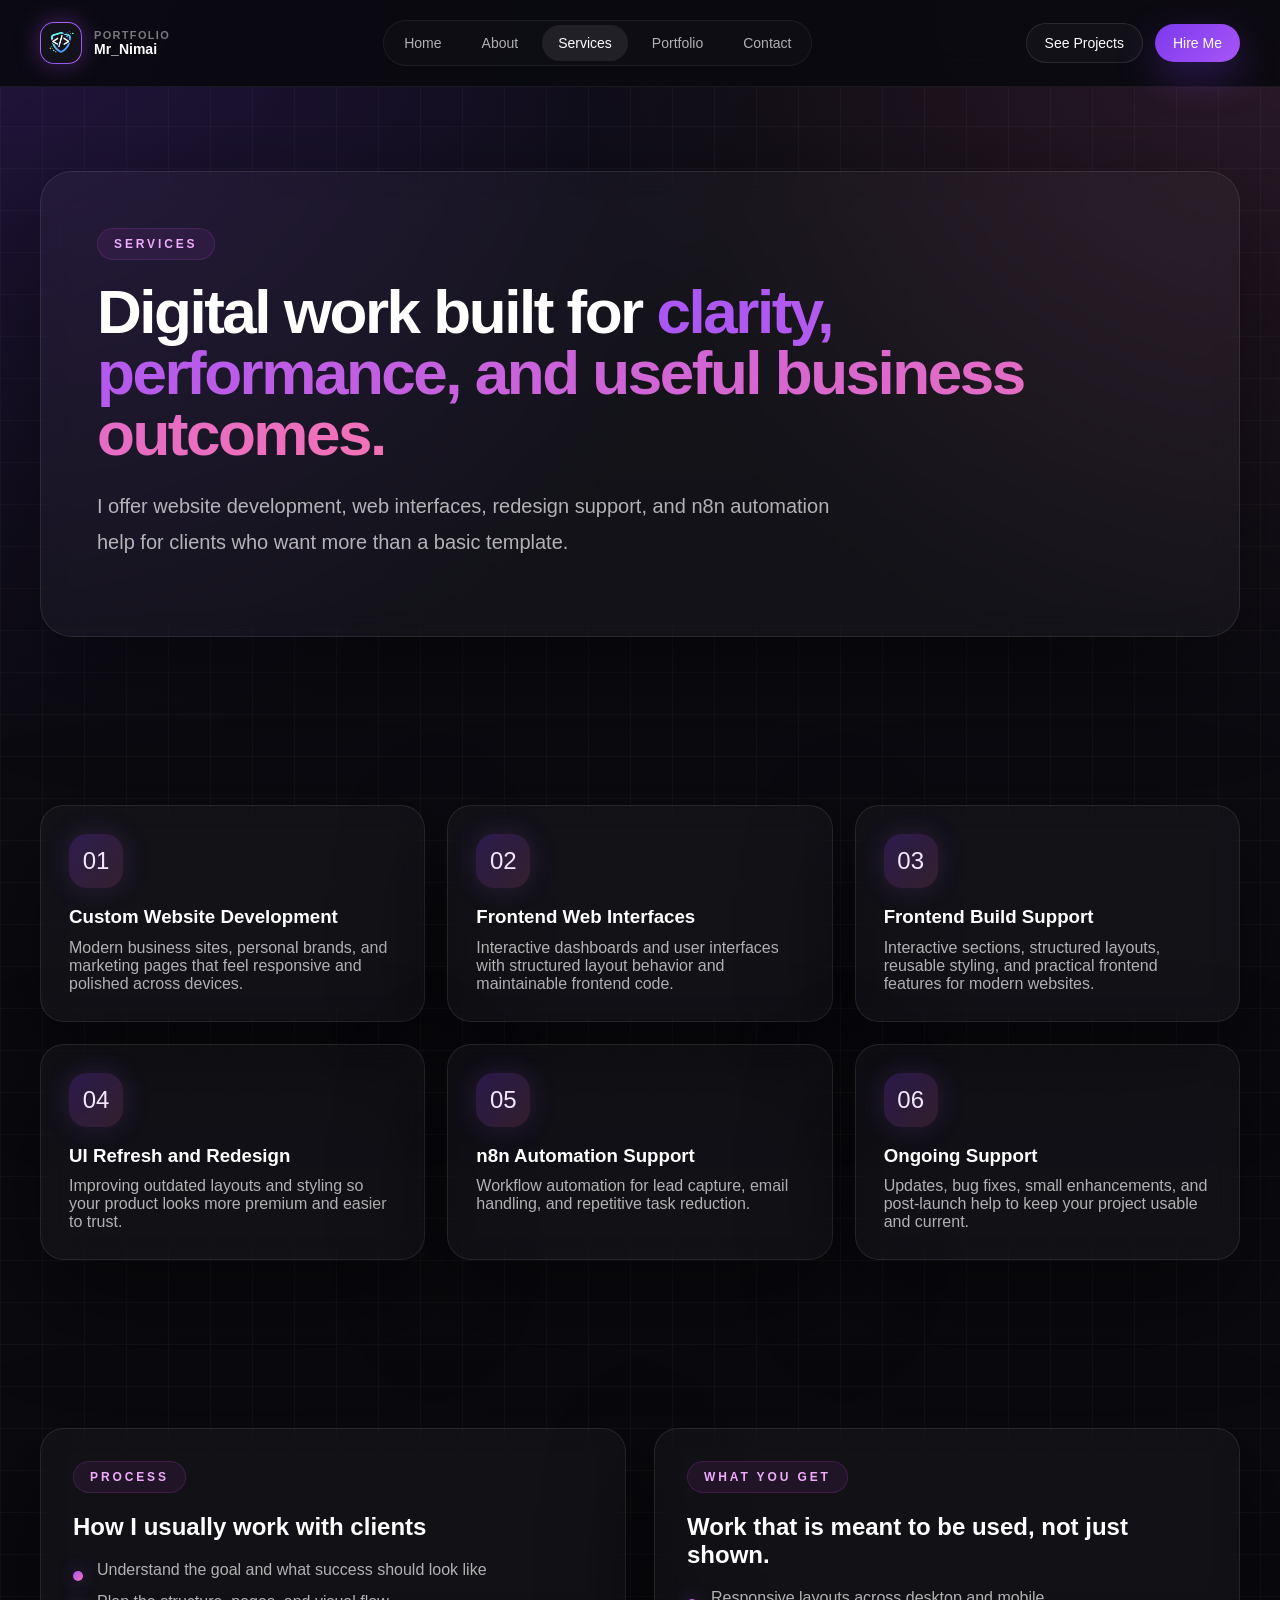
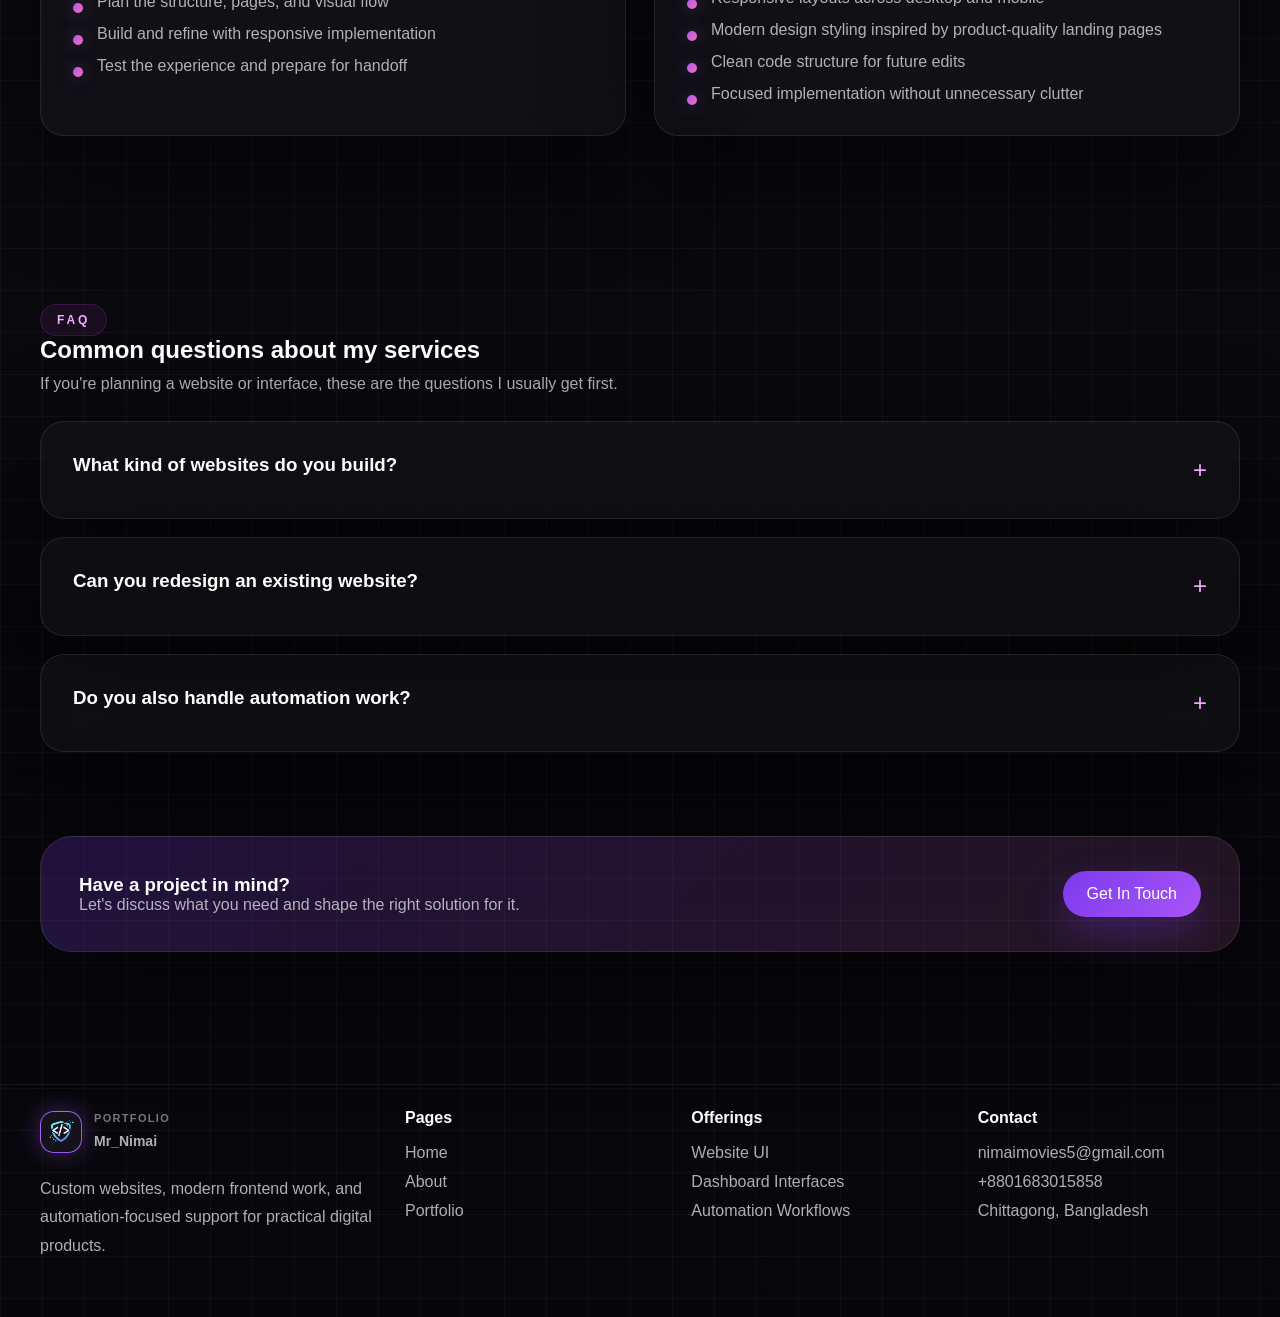
<file: service.html>
<!DOCTYPE html>
<html lang="en">
<head>
    <meta charset="UTF-8">
    <meta name="viewport" content="width=device-width, initial-scale=1.0">
    <title>Services | Nimai Dev</title>
    <link rel="stylesheet" href="style.css">
</head>
<body>
    <header class="site-header" id="siteHeader">
        <div class="container bar">
            <a href="index.html" class="brand">
                <span class="brand-mark"><img src="My Logo.png" alt="Nimai Dev logo"></span>
                <span class="brand-copy"><small>Portfolio</small>Mr_Nimai</span>
            </a>
            <nav class="nav" aria-label="Primary navigation">
                <a href="index.html" class="nav-link">Home</a>
                <a href="about.html" class="nav-link">About</a>
                <a href="service.html" class="nav-link active">Services</a>
                <a href="Portfolio.html" class="nav-link">Portfolio</a>
                <a href="contact.html" class="nav-link">Contact</a>
            </nav>
            <div class="header-actions">
                <a href="Portfolio.html" class="button secondary small">See Projects</a>
                <a href="contact.html" class="button primary small">Hire Me</a>
            </div>
            <button class="mobile-menu-btn" id="mobileMenuBtn" type="button" aria-expanded="false" aria-controls="mobileNavPanel" aria-label="Open navigation">
                <span></span><span></span><span></span>
            </button>
        </div>
        <div class="mobile-nav-panel" id="mobileNavPanel">
            <div class="container mobile-nav-inner">
                <nav class="mobile-nav-links" aria-label="Mobile navigation">
                    <a href="index.html" class="mobile-nav-link">Home</a>
                    <a href="about.html" class="mobile-nav-link">About</a>
                    <a href="service.html" class="mobile-nav-link active">Services</a>
                    <a href="Portfolio.html" class="mobile-nav-link">Portfolio</a>
                    <a href="contact.html" class="mobile-nav-link">Contact</a>
                </nav>
                <div class="mobile-nav-actions">
                    <a href="Portfolio.html" class="button secondary">See Projects</a>
                    <a href="contact.html" class="button primary">Hire Me</a>
                </div>
            </div>
        </div>
    </header>

    <main>
        <section class="section">
            <div class="container">
                <div class="page-shell reveal">
                    <div class="eyebrow">Services</div>
                    <h1 class="page-title">Digital work built for <span class="gradient-text">clarity, performance, and useful business outcomes.</span></h1>
                    <p class="lead">I offer website development, web interfaces, redesign support, and n8n automation help for clients who want more than a basic template.</p>
                </div>
            </div>
        </section>

        <section class="section">
            <div class="container">
                <div class="services-grid">
                    <article class="service-card reveal">
                        <div class="icon-badge">01</div>
                        <h3>Custom Website Development</h3>
                        <p>Modern business sites, personal brands, and marketing pages that feel responsive and polished across devices.</p>
                    </article>
                    <article class="service-card reveal">
                        <div class="icon-badge">02</div>
                        <h3>Frontend Web Interfaces</h3>
                        <p>Interactive dashboards and user interfaces with structured layout behavior and maintainable frontend code.</p>
                    </article>
                    <article class="service-card reveal">
                        <div class="icon-badge">03</div>
                        <h3>Frontend Build Support</h3>
                        <p>Interactive sections, structured layouts, reusable styling, and practical frontend features for modern websites.</p>
                    </article>
                    <article class="service-card reveal">
                        <div class="icon-badge">04</div>
                        <h3>UI Refresh and Redesign</h3>
                        <p>Improving outdated layouts and styling so your product looks more premium and easier to trust.</p>
                    </article>
                    <article class="service-card reveal">
                        <div class="icon-badge">05</div>
                        <h3>n8n Automation Support</h3>
                        <p>Workflow automation for lead capture, email handling, and repetitive task reduction.</p>
                    </article>
                    <article class="service-card reveal">
                        <div class="icon-badge">06</div>
                        <h3>Ongoing Support</h3>
                        <p>Updates, bug fixes, small enhancements, and post-launch help to keep your project usable and current.</p>
                    </article>
                </div>
            </div>
        </section>

        <section class="section">
            <div class="container split-grid">
                <article class="card reveal">
                    <div class="eyebrow">Process</div>
                    <h2>How I usually work with clients</h2>
                    <ul class="list-check">
                        <li>Understand the goal and what success should look like</li>
                        <li>Plan the structure, pages, and visual flow</li>
                        <li>Build and refine with responsive implementation</li>
                        <li>Test the experience and prepare for handoff</li>
                    </ul>
                </article>
                <article class="card reveal">
                    <div class="eyebrow">What You Get</div>
                    <h2>Work that is meant to be used, not just shown.</h2>
                    <ul class="list-check">
                        <li>Responsive layouts across desktop and mobile</li>
                        <li>Modern design styling inspired by product-quality landing pages</li>
                        <li>Clean code structure for future edits</li>
                        <li>Focused implementation without unnecessary clutter</li>
                    </ul>
                </article>
            </div>
        </section>

        <section class="section">
            <div class="container">
                <div class="section-heading reveal">
                    <div class="eyebrow">FAQ</div>
                    <h2>Common questions about my services</h2>
                    <p>If you're planning a website or interface, these are the questions I usually get first.</p>
                </div>
                <div class="faq-item reveal">
                    <div class="faq-header" tabindex="0">
                        <h3>What kind of websites do you build?</h3>
                        <span class="faq-toggle">+</span>
                    </div>
                    <div class="faq-content">
                        <p>I build portfolios, business websites, landing pages, dashboards, and custom web interfaces using modern frontend tools.</p>
                    </div>
                </div>
                <div class="faq-item reveal spacer-top">
                    <div class="faq-header" tabindex="0">
                        <h3>Can you redesign an existing website?</h3>
                        <span class="faq-toggle">+</span>
                    </div>
                    <div class="faq-content">
                        <p>Yes. I can refresh the layout, visual style, responsiveness, and usability while keeping the core purpose of the current site intact.</p>
                    </div>
                </div>
                <div class="faq-item reveal spacer-top">
                    <div class="faq-header" tabindex="0">
                        <h3>Do you also handle automation work?</h3>
                        <span class="faq-toggle">+</span>
                    </div>
                    <div class="faq-content">
                        <p>Yes. I can help with n8n-based workflow automation and frontend-side form setup for practical business tasks.</p>
                    </div>
                </div>
            </div>
        </section>

        <section class="section cta-strip">
            <div class="container">
                <div class="cta-inner reveal">
                    <div>
                        <h3>Have a project in mind?</h3>
                        <p class="spacer-top">Let's discuss what you need and shape the right solution for it.</p>
                    </div>
                    <a href="contact.html" class="button primary">Get In Touch</a>
                </div>
            </div>
        </section>
    </main>

    <footer class="site-footer">
        <div class="container footer-grid">
            <div>
                <a href="index.html" class="brand">
                    <span class="brand-mark"><img src="My Logo.png" alt="Nimai Dev logo"></span>
                    <span class="brand-copy"><small>Portfolio</small>Mr_Nimai</span>
                </a>
                <p class="spacer-top footer-copy">Custom websites, modern frontend work, and automation-focused support for practical digital products.</p>
            </div>
            <div>
                <h4>Pages</h4>
                <a href="index.html">Home</a><br>
                <a href="about.html">About</a><br>
                <a href="Portfolio.html">Portfolio</a>
            </div>
            <div>
                <h4>Offerings</h4>
                <span>Website UI</span><br>
                <span>Dashboard Interfaces</span><br>
                <span>Automation Workflows</span>
            </div>
            <div>
                <h4>Contact</h4>
                <a href="mailto:nimaimovies5@gmail.com">nimaimovies5@gmail.com</a><br>
                <a href="tel:+8801683015858">+8801683015858</a><br>
                <span>Chittagong, Bangladesh</span>
            </div>
        </div>
    </footer>

    <script src="script.js"></script>
</body>
</html>
</file>
<file: style.css>
:root {
  --bg: #07070b;
  --bg-soft: #0d0d14;
  --panel: rgba(255, 255, 255, 0.03);
  --panel-strong: rgba(255, 255, 255, 0.06);
  --border: rgba(255, 255, 255, 0.09);
  --text: #ffffff;
  --muted: rgba(255, 255, 255, 0.68);
  --muted-2: rgba(255, 255, 255, 0.45);
  --accent-1: #7c3aed;
  --accent-2: #a855f7;
  --accent-3: #f472b6;
  --success: #34d399;
  --warning: #f59e0b;
  --shadow: 0 35px 110px rgba(0, 0, 0, 0.45);
  --radius-lg: 2rem;
  --radius-md: 1.5rem;
  --radius-sm: 1rem;
  --max: 1200px;
}

* {
  box-sizing: border-box;
}

html {
  scroll-behavior: smooth;
  -webkit-text-size-adjust: 100%;
}

body {
  margin: 0;
  min-height: 100vh;
  overflow-x: hidden;
  color: var(--text);
  font-family: "Segoe UI", Tahoma, Geneva, Verdana, sans-serif;
  background-color: var(--bg);
  background-image:
    radial-gradient(circle at top left, rgba(124, 58, 237, 0.2), transparent 24%),
    radial-gradient(circle at top right, rgba(244, 114, 182, 0.14), transparent 22%),
    linear-gradient(rgba(255, 255, 255, 0.03) 1px, transparent 1px),
    linear-gradient(90deg, rgba(255, 255, 255, 0.03) 1px, transparent 1px),
    linear-gradient(180deg, #0c0c12 0%, #07070b 100%);
  background-size: auto, auto, 42px 42px, 42px 42px, auto;
}

a {
  color: inherit;
  text-decoration: none;
}

img {
  display: block;
  max-width: 100%;
}

button,
input,
textarea {
  font: inherit;
}

.container {
  width: min(var(--max), calc(100% - 48px));
  margin: 0 auto;
}

.site-header {
  position: sticky;
  top: 0;
  z-index: 50;
  border-bottom: 1px solid rgba(255, 255, 255, 0.06);
  backdrop-filter: blur(18px);
  background: rgba(9, 9, 15, 0.9);
}

.site-header.scrolled {
  box-shadow: 0 20px 60px rgba(0, 0, 0, 0.35);
}

.bar,
.footer-bar {
  display: flex;
  align-items: center;
  justify-content: space-between;
  gap: 24px;
  padding: 20px 0;
}

.brand {
  display: inline-flex;
  align-items: center;
  gap: 12px;
  min-width: 0;
  font-size: 14px;
  font-weight: 700;
}

.brand-mark {
  width: 42px;
  height: 42px;
  border-radius: 14px;
  overflow: hidden;
  border: 1px solid rgba(255, 255, 255, 0.12);
  background: linear-gradient(135deg, var(--accent-1), var(--accent-2));
  box-shadow: 0 0 24px rgba(168, 85, 247, 0.35);
  flex-shrink: 0;
}

.brand-mark img {
  width: 100%;
  height: 100%;
  object-fit: cover;
}

.brand-copy small {
  display: block;
  color: var(--muted-2);
  font-size: 11px;
  font-weight: 600;
  letter-spacing: 0.12em;
  text-transform: uppercase;
}

.nav {
  display: flex;
  align-items: center;
  gap: 8px;
  padding: 4px;
  border: 1px solid rgba(255, 255, 255, 0.06);
  border-radius: 999px;
  background: rgba(255, 255, 255, 0.02);
}

.nav-link {
  padding: 10px 16px;
  border-radius: 999px;
  color: rgba(255, 255, 255, 0.68);
  font-size: 14px;
  transition: 0.2s ease;
}

.nav-link.active,
.nav-link:hover {
  color: var(--text);
  background: rgba(255, 255, 255, 0.08);
}

.header-actions {
  display: flex;
  align-items: center;
  gap: 12px;
}

.mobile-menu-btn {
  display: none;
  width: 48px;
  height: 48px;
  align-items: center;
  justify-content: center;
  flex-direction: column;
  gap: 5px;
  border: 1px solid rgba(255, 255, 255, 0.1);
  border-radius: 14px;
  background: rgba(255, 255, 255, 0.03);
  color: var(--text);
}

.mobile-menu-btn span {
  width: 18px;
  height: 2px;
  border-radius: 999px;
  background: currentColor;
}

.mobile-nav-panel {
  display: none;
  padding: 0 0 20px;
  border-top: 1px solid rgba(255, 255, 255, 0.06);
}

.mobile-nav-panel.active {
  display: block;
}

.mobile-nav-inner {
  padding-top: 16px;
}

.mobile-nav-links,
.mobile-nav-actions {
  display: grid;
  gap: 12px;
}

.mobile-nav-actions {
  margin-top: 16px;
}

.mobile-nav-link {
  display: block;
  padding: 14px 16px;
  border-radius: 18px;
  border: 1px solid rgba(255, 255, 255, 0.08);
  background: rgba(255, 255, 255, 0.03);
  color: rgba(255, 255, 255, 0.8);
}

.mobile-nav-link.active {
  color: var(--text);
  background: rgba(255, 255, 255, 0.08);
}

.button,
.btn,
button[type="submit"] {
  display: inline-flex;
  align-items: center;
  justify-content: center;
  gap: 8px;
  padding: 14px 24px;
  border: 0;
  border-radius: 999px;
  cursor: pointer;
  transition: 0.2s ease;
}

.button.primary,
.btn-primary {
  color: var(--text);
  background: linear-gradient(135deg, var(--accent-1), var(--accent-2));
  box-shadow: 0 15px 40px rgba(124, 58, 237, 0.32);
}

.button.primary:hover,
.btn-primary:hover {
  filter: brightness(1.08);
}

.button.secondary,
.btn-secondary,
.btn-outline {
  color: var(--text);
  background: rgba(255, 255, 255, 0.03);
  border: 1px solid rgba(255, 255, 255, 0.1);
}

.button.secondary:hover,
.btn-secondary:hover,
.btn-outline:hover {
  background: rgba(255, 255, 255, 0.08);
}

.button.small {
  padding: 11px 18px;
  font-size: 14px;
}

main {
  padding-bottom: 48px;
}

.section {
  padding: 84px 0;
}

.hero-card,
.card,
.feature-card,
.service-card,
.contact-card,
.pricing-card,
.stat-card,
.timeline-item,
.faq-item,
.project-card,
.panel-card,
.skill-badge,
.info-item {
  border: 1px solid var(--border);
  background: var(--panel);
  backdrop-filter: blur(14px);
  box-shadow: var(--shadow);
}

.hero-card,
.page-shell {
  border-radius: var(--radius-lg);
}

.card,
.feature-card,
.service-card,
.contact-card,
.pricing-card,
.stat-card,
.timeline-item,
.faq-item,
.project-card,
.panel-card,
.skill-badge,
.info-item {
  border-radius: var(--radius-md);
}

.hero-card,
.page-shell {
  padding: 56px;
}

.eyebrow {
  display: inline-flex;
  padding: 8px 16px;
  border-radius: 999px;
  border: 1px solid rgba(217, 70, 239, 0.16);
  background: rgba(217, 70, 239, 0.08);
  color: #f0abfc;
  font-size: 12px;
  font-weight: 700;
  letter-spacing: 0.24em;
  text-transform: uppercase;
}

.hero-grid,
.split-grid,
.contact-grid,
.about-grid {
  display: grid;
  gap: 28px;
}

.hero-grid {
  grid-template-columns: minmax(0, 1.3fr) minmax(320px, 0.7fr);
  align-items: center;
}

.split-grid,
.about-grid,
.contact-grid {
  grid-template-columns: repeat(2, minmax(0, 1fr));
}

.grid-3,
.grid-4,
.stats-grid,
.skills-grid,
.services-grid,
.projects-grid,
.card-grid {
  display: grid;
  gap: 22px;
}

.grid-3,
.services-grid,
.projects-grid,
.card-grid {
  grid-template-columns: repeat(3, minmax(0, 1fr));
}

.grid-4,
.skills-grid {
  grid-template-columns: repeat(4, minmax(0, 1fr));
}

.stats-grid {
  grid-template-columns: repeat(3, minmax(0, 1fr));
}

.hero-title,
.page-title {
  margin: 22px 0 0;
  font-size: clamp(42px, 7vw, 78px);
  line-height: 0.98;
  letter-spacing: -0.04em;
}

.page-title {
  font-size: clamp(38px, 6vw, 62px);
}

.gradient-text,
.highlight {
  background: linear-gradient(135deg, var(--accent-2), var(--accent-3));
  -webkit-background-clip: text;
  background-clip: text;
  color: transparent;
}

.lead,
.section-copy,
.muted,
p {
  color: var(--muted);
}

.lead {
  max-width: 760px;
  margin-top: 24px;
  font-size: 20px;
  line-height: 1.8;
}

.hero-actions,
.inline-actions,
.mini-stats,
.filter-buttons,
.social-links,
.project-tags,
.stack-list,
.footer-social {
  display: flex;
  flex-wrap: wrap;
  gap: 12px;
}

.mini-stats {
  margin-top: 28px;
}

.mini-stats span,
.stack-list span,
.project-tags span,
.pill {
  display: inline-flex;
  align-items: center;
  gap: 8px;
  padding: 10px 14px;
  border-radius: 999px;
  border: 1px solid rgba(255, 255, 255, 0.08);
  background: rgba(255, 255, 255, 0.03);
  color: rgba(255, 255, 255, 0.78);
  font-size: 14px;
}

.hero-visual {
  position: relative;
}

.portrait-shell {
  padding: 22px;
}

.portrait-frame {
  aspect-ratio: 4 / 4.5;
  overflow: hidden;
  border-radius: 28px;
  background: linear-gradient(135deg, rgba(124, 58, 237, 0.18), rgba(244, 114, 182, 0.08));
}

.portrait-frame img {
  width: 100%;
  height: 100%;
  object-fit: contain;
}

.floating-card {
  position: absolute;
  right: -12px;
  bottom: 24px;
  width: min(260px, 85%);
  padding: 22px;
}

.floating-card h3,
.section-heading h2,
.card h3,
.feature-card h3,
.service-card h3,
.project-info h3,
.faq-header h3,
.stat-card h3,
.timeline-item h3 {
  margin: 0 0 10px;
  color: var(--text);
  line-height: 1.2;
}

.section-heading {
  max-width: 720px;
  margin-bottom: 28px;
}

.section-heading.center,
.center-shell {
  text-align: center;
  margin-left: auto;
  margin-right: auto;
}

.section-heading p,
.card p,
.feature-card p,
.service-card p,
.contact-card p,
.project-info p,
.timeline-item p,
.faq-content p,
.info-item p,
.footer-copy {
  margin: 0;
}

.feature-card,
.service-card,
.project-card,
.contact-card,
.panel-card,
.info-item {
  padding: 28px;
}

.card,
.pricing-card,
.timeline-item,
.faq-item,
.stat-card {
  padding: 32px;
}

.icon-badge {
  width: 54px;
  height: 54px;
  display: inline-flex;
  align-items: center;
  justify-content: center;
  margin-bottom: 18px;
  border-radius: 18px;
  background: linear-gradient(135deg, rgba(124, 58, 237, 0.25), rgba(244, 114, 182, 0.15));
  color: #f3e8ff;
  font-size: 24px;
  box-shadow: 0 0 28px rgba(168, 85, 247, 0.18);
}

.skills-grid .skill-badge {
  padding: 18px;
  text-align: center;
}

.skill-badge img {
  width: 42px;
  height: 42px;
  object-fit: contain;
  margin: 0 auto 14px;
}

.skill-badge h3 {
  margin: 0;
  font-size: 15px;
}

.list-check,
.list {
  margin: 18px 0 0;
  padding: 0;
  list-style: none;
}

.list-check li,
.list li {
  position: relative;
  margin-top: 14px;
  padding-left: 24px;
  color: var(--muted);
}

.list-check li::before,
.list li::before {
  content: "";
  position: absolute;
  left: 0;
  top: 10px;
  width: 10px;
  height: 10px;
  border-radius: 999px;
  background: linear-gradient(135deg, var(--accent-2), var(--accent-3));
  box-shadow: 0 0 18px rgba(168, 85, 247, 0.4);
}

.stat-card h3 {
  font-size: clamp(34px, 5vw, 56px);
  letter-spacing: -0.04em;
}

.timeline {
  display: grid;
  gap: 20px;
}

.timeline-meta {
  display: inline-block;
  margin-bottom: 12px;
  color: #f0abfc;
  font-size: 13px;
  font-weight: 700;
  letter-spacing: 0.12em;
  text-transform: uppercase;
}

.faq-header {
  display: flex;
  align-items: center;
  justify-content: space-between;
  gap: 16px;
  cursor: pointer;
}

.faq-toggle {
  flex-shrink: 0;
  font-size: 24px;
  color: #f0abfc;
  transition: transform 0.2s ease;
}

.faq-content {
  display: none;
  padding-top: 16px;
}

.faq-item.active .faq-content {
  display: block;
}

.faq-item.active .faq-toggle {
  transform: rotate(45deg);
}

.contact-form {
  display: grid;
  gap: 16px;
}

.form-group {
  display: grid;
  gap: 8px;
}

.form-group label {
  color: rgba(255, 255, 255, 0.9);
  font-size: 14px;
  font-weight: 600;
}

.form-group input,
.form-group textarea {
  width: 100%;
  padding: 16px 18px;
  border: 1px solid rgba(255, 255, 255, 0.1);
  border-radius: 18px;
  color: var(--text);
  background: rgba(255, 255, 255, 0.03);
  outline: none;
}

.form-group input:focus,
.form-group textarea:focus {
  border-color: rgba(168, 85, 247, 0.8);
  box-shadow: 0 0 0 3px rgba(168, 85, 247, 0.15);
}

.filter-buttons {
  justify-content: center;
}

.filter-btn {
  padding: 12px 18px;
  border-radius: 999px;
  border: 1px solid rgba(255, 255, 255, 0.08);
  background: rgba(255, 255, 255, 0.03);
  color: rgba(255, 255, 255, 0.72);
}

.filter-btn.active,
.filter-btn:hover {
  color: var(--text);
  background: rgba(255, 255, 255, 0.08);
}

.project-card {
  overflow: hidden;
  padding: 0;
}

.project-card.hidden {
  display: none;
}

.project-image {
  position: relative;
  height: 220px;
  overflow: hidden;
  background: linear-gradient(135deg, rgba(124, 58, 237, 0.35), rgba(59, 130, 246, 0.18));
}

.project-image img {
  width: 100%;
  height: 100%;
  object-fit: cover;
  transition: transform 0.35s ease;
}

.project-card:hover .project-image img {
  transform: scale(1.04);
}

.project-overlay {
  position: absolute;
  inset: 0;
  display: flex;
  align-items: end;
  padding: 20px;
  background: linear-gradient(180deg, transparent, rgba(0, 0, 0, 0.72));
}

.project-info {
  padding: 24px;
}

.project-tags {
  margin-top: 18px;
}

.page-shell {
  border: 1px solid var(--border);
  background: var(--panel);
  backdrop-filter: blur(14px);
  box-shadow: var(--shadow);
}

.cta-strip {
  padding-top: 0;
}

.cta-inner {
  display: flex;
  align-items: center;
  justify-content: space-between;
  gap: 24px;
  padding: 34px 38px;
  border-radius: var(--radius-lg);
  border: 1px solid var(--border);
  background: linear-gradient(135deg, rgba(124, 58, 237, 0.22), rgba(244, 114, 182, 0.12));
  box-shadow: var(--shadow);
}

.cta-inner h3,
.cta-inner p {
  margin: 0;
}

.site-footer {
  padding: 24px 0 56px;
  border-top: 1px solid rgba(255, 255, 255, 0.06);
}

.footer-grid {
  display: grid;
  grid-template-columns: 1.3fr repeat(3, minmax(0, 1fr));
  gap: 24px;
}

.site-footer h4 {
  margin: 0 0 12px;
}

.site-footer a,
.site-footer span,
.site-footer p {
  color: var(--muted);
  line-height: 1.8;
}

.spacer-top {
  margin-top: 18px;
}

.text-center {
  text-align: center;
}

.reveal {
  opacity: 0;
  transform: translateY(18px);
  transition: opacity 0.5s ease, transform 0.5s ease;
}

.reveal.visible {
  opacity: 1;
  transform: translateY(0);
}

/* Legacy compatibility for admin and older portfolio pages */
.header {
  position: sticky;
  top: 0;
  z-index: 50;
  border-bottom: 1px solid rgba(255, 255, 255, 0.06);
  backdrop-filter: blur(18px);
  background: rgba(9, 9, 15, 0.9);
}

.navbar {
  padding: 20px 0;
}

.nav-wrapper {
  display: flex;
  align-items: center;
  justify-content: space-between;
  gap: 24px;
}

.logo {
  display: inline-flex;
  align-items: center;
  gap: 12px;
  color: var(--text);
  font-size: 14px;
  font-weight: 700;
}

.logo-icon img {
  width: 42px;
  height: 42px;
  border-radius: 14px;
  object-fit: cover;
  border: 1px solid rgba(255, 255, 255, 0.12);
  background: linear-gradient(135deg, var(--accent-1), var(--accent-2));
}

.nav-menu {
  display: flex;
  align-items: center;
  gap: 8px;
  padding: 4px;
  border: 1px solid rgba(255, 255, 255, 0.06);
  border-radius: 999px;
  background: rgba(255, 255, 255, 0.02);
}

.page-header {
  padding: 84px 0 40px;
}

.page-header-content {
  width: min(var(--max), calc(100% - 48px));
  margin: 0 auto;
  padding: 44px;
  border: 1px solid var(--border);
  border-radius: var(--radius-lg);
  background: var(--panel);
  backdrop-filter: blur(14px);
  box-shadow: var(--shadow);
}

.footer {
  padding: 24px 0 56px;
  border-top: 1px solid rgba(255, 255, 255, 0.06);
}

.footer-content {
  width: min(var(--max), calc(100% - 48px));
  margin: 0 auto;
  display: grid;
  grid-template-columns: repeat(4, minmax(0, 1fr));
  gap: 24px;
}

.footer-section h3,
.footer-section h4 {
  margin: 0 0 12px;
  color: var(--text);
}

.footer-section p,
.footer-section a,
.footer-section li {
  color: var(--muted);
}

.footer-section ul {
  margin: 0;
  padding: 0;
  list-style: none;
}

@media (max-width: 1080px) {
  .hero-grid,
  .split-grid,
  .about-grid,
  .contact-grid,
  .grid-3,
  .grid-4,
  .stats-grid,
  .skills-grid,
  .services-grid,
  .projects-grid,
  .card-grid,
  .footer-grid {
    grid-template-columns: repeat(2, minmax(0, 1fr));
  }

  .footer-grid {
    grid-template-columns: repeat(2, minmax(0, 1fr));
  }

  .footer-content {
    grid-template-columns: repeat(2, minmax(0, 1fr));
  }
}

@media (max-width: 860px) {
  .nav,
  .header-actions {
    display: none;
  }

  .mobile-menu-btn {
    display: inline-flex;
  }

  .nav-menu {
    display: none;
  }

  .nav-menu.active {
    display: grid;
    position: absolute;
    top: calc(100% + 12px);
    right: 24px;
    left: 24px;
    padding: 16px;
    border-radius: 24px;
    background: rgba(9, 9, 15, 0.96);
  }

  .hero-card,
  .page-shell {
    padding: 32px;
  }

  .hero-grid,
  .split-grid,
  .about-grid,
  .contact-grid,
  .grid-3,
  .grid-4,
  .stats-grid,
  .skills-grid,
  .services-grid,
  .projects-grid,
  .card-grid,
  .footer-grid {
    grid-template-columns: 1fr;
  }

  .footer-content {
    grid-template-columns: 1fr;
    width: min(var(--max), calc(100% - 28px));
  }

  .floating-card {
    position: static;
    width: 100%;
    margin-top: 18px;
  }

  .cta-inner {
    flex-direction: column;
    align-items: flex-start;
  }
}

@media (max-width: 560px) {
  .container {
    width: min(var(--max), calc(100% - 28px));
  }

  .section {
    padding: 68px 0;
  }

  .hero-card,
  .page-shell,
  .card,
  .feature-card,
  .service-card,
  .contact-card,
  .pricing-card,
  .stat-card,
  .timeline-item,
  .faq-item,
  .panel-card,
  .info-item {
    padding: 24px;
  }

  .hero-title,
  .page-title {
    letter-spacing: -0.03em;
  }

  .lead {
    font-size: 18px;
  }

  .button,
  .btn,
  button[type="submit"] {
    width: 100%;
  }

  .hero-actions,
  .inline-actions,
  .social-links,
  .filter-buttons {
    flex-direction: column;
  }
}
</file>
